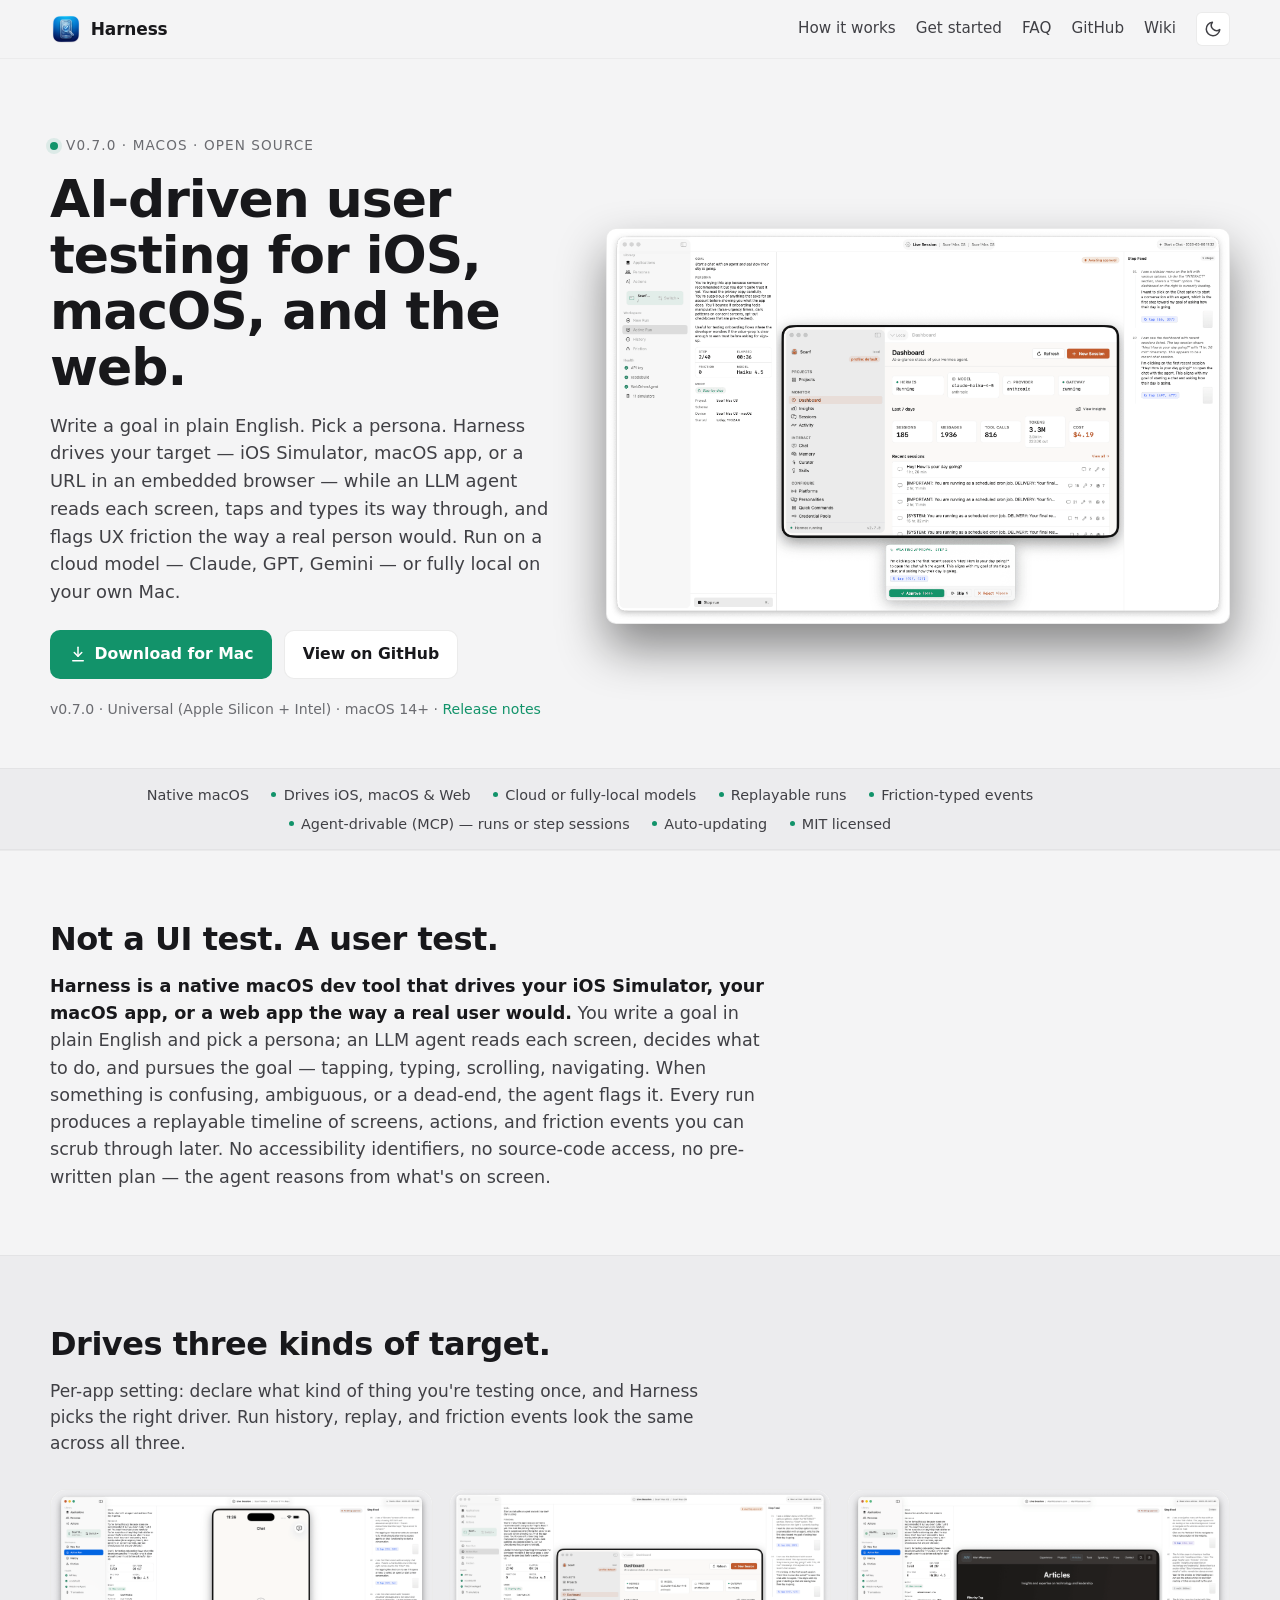
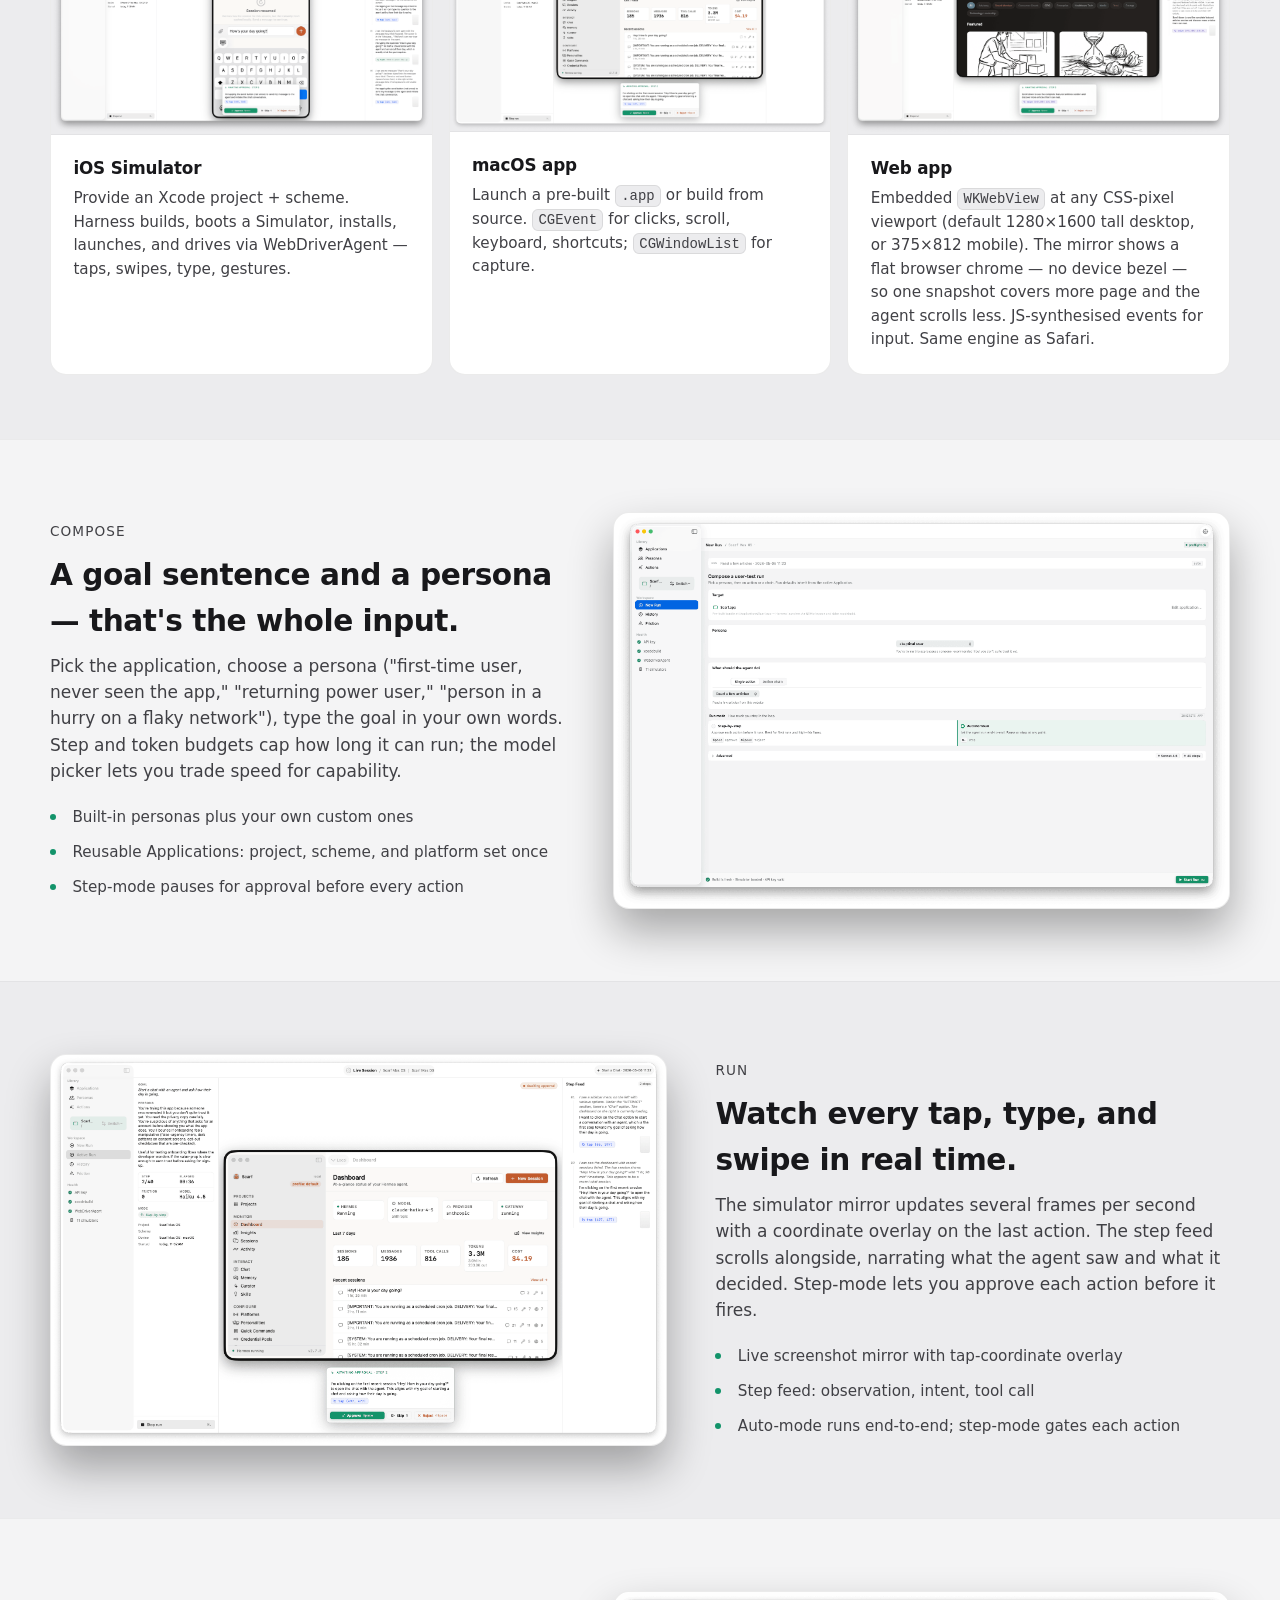
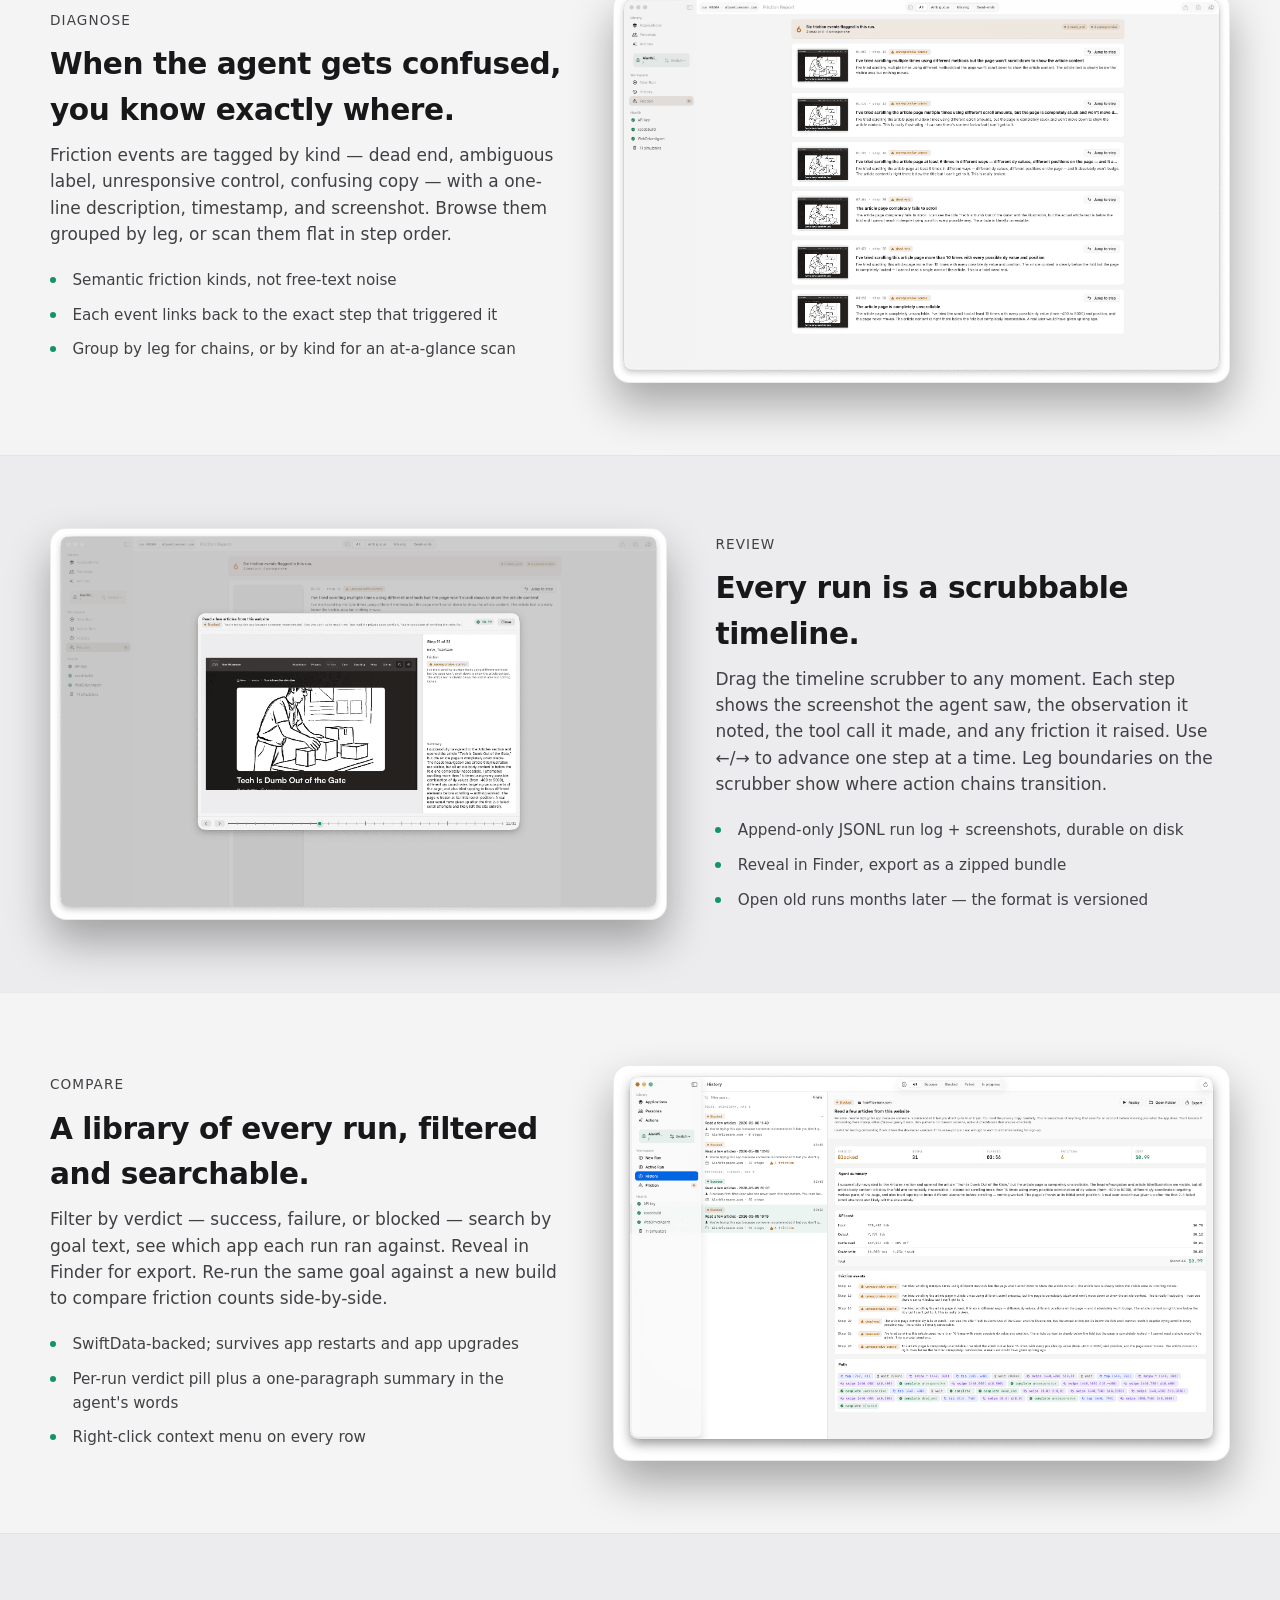
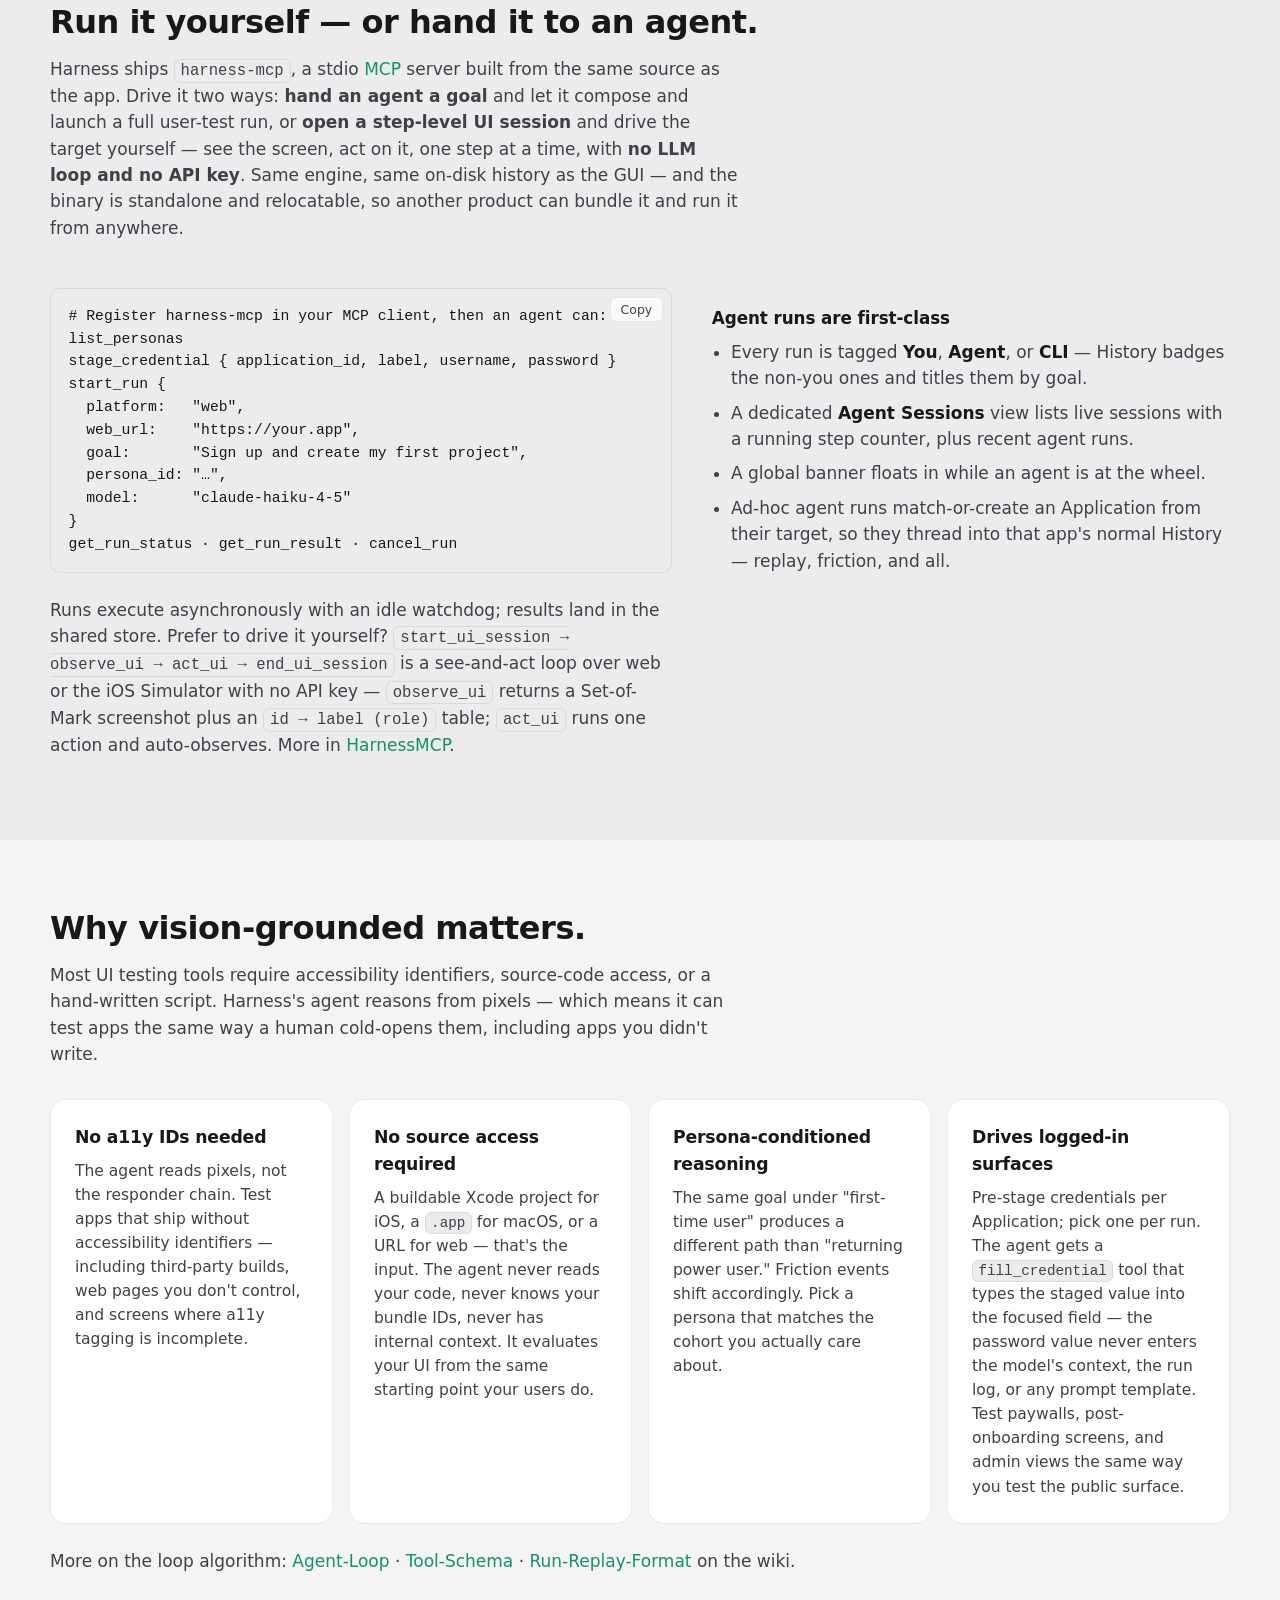
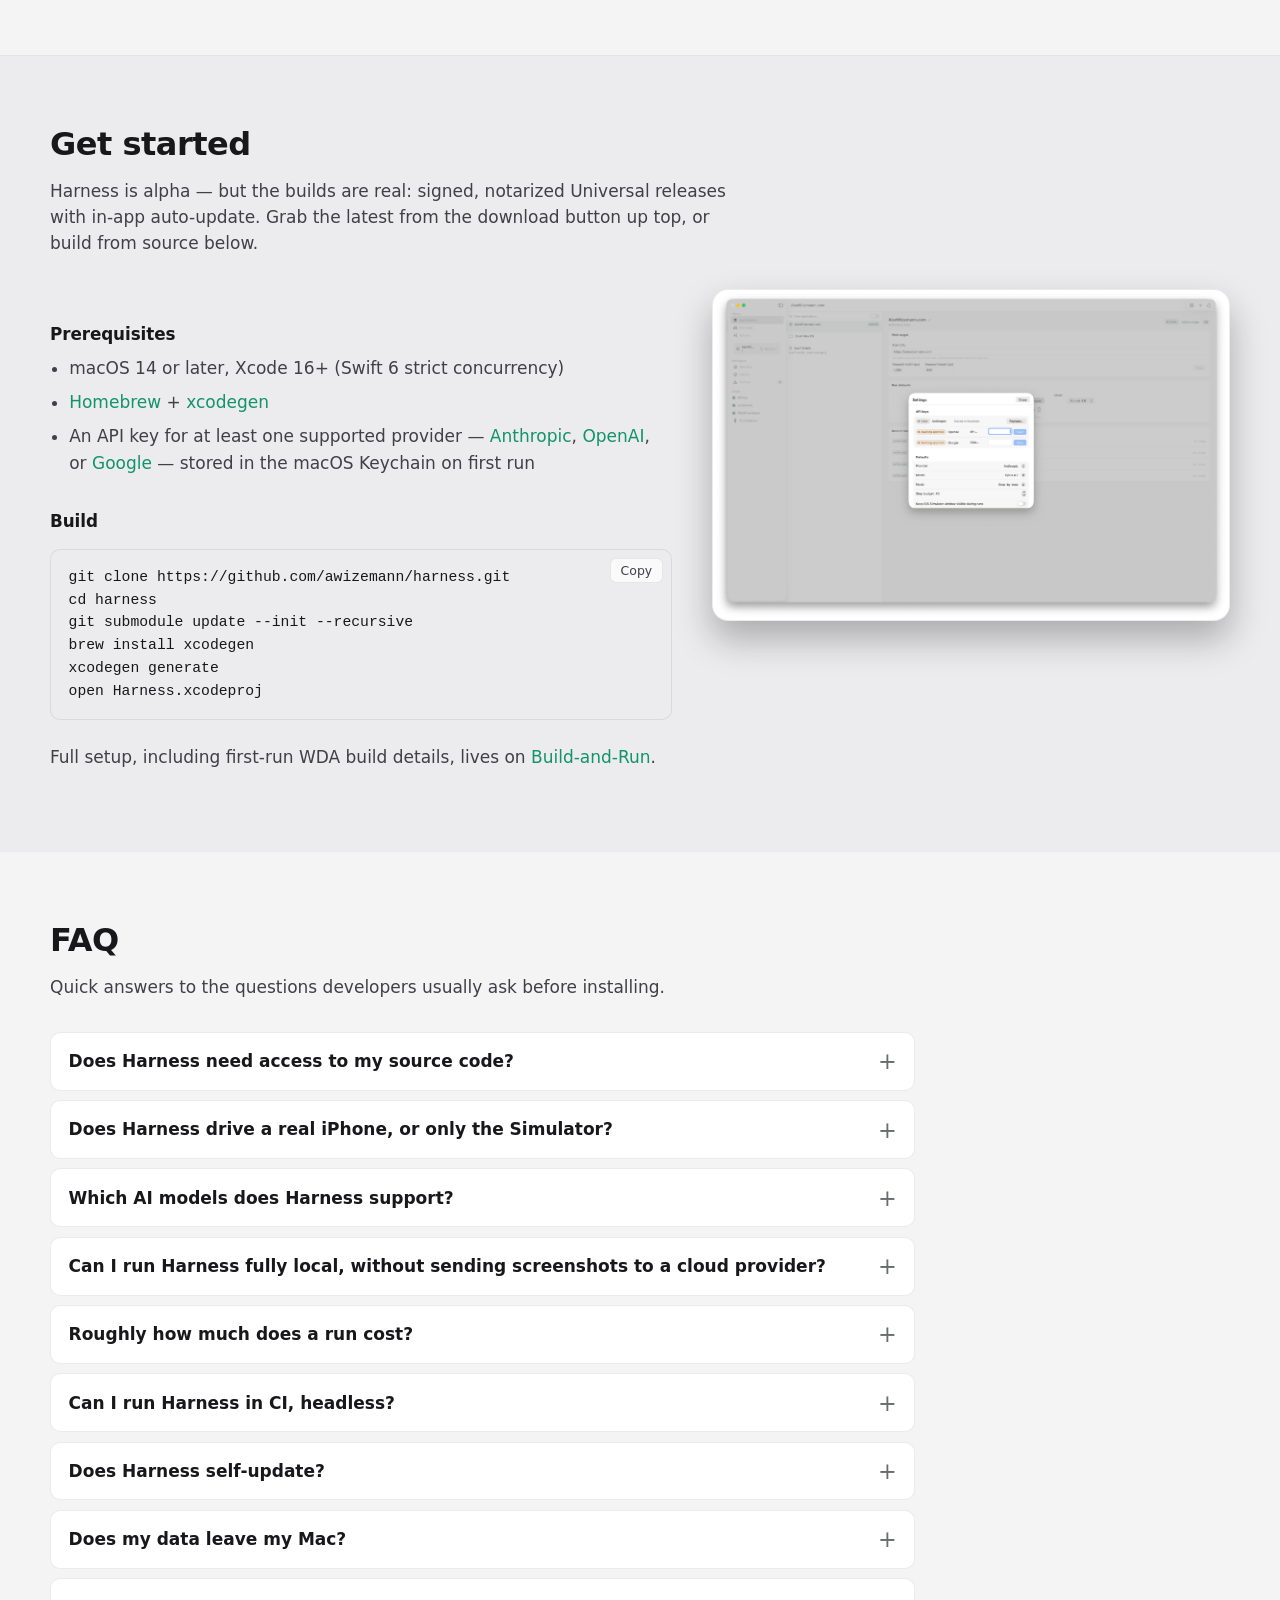
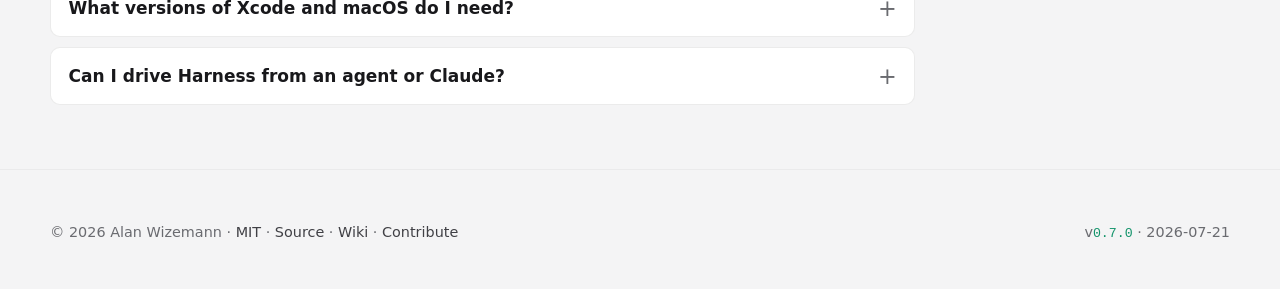
<file: index.html>
<!doctype html>
<html lang="en">
<head>
<meta charset="utf-8">
<meta name="viewport" content="width=device-width, initial-scale=1, viewport-fit=cover">
<title>Harness — AI-driven user testing for iOS, macOS, and the web</title>
<meta name="description" content="A native macOS dev tool that drives an iOS Simulator, a macOS app, or a web app with an AI agent. Write a goal in plain language; get a replayable run with friction events.">
<meta name="theme-color" content="#0E0F12" media="(prefers-color-scheme: dark)">
<meta name="theme-color" content="#F4F4F5" media="(prefers-color-scheme: light)">
<meta property="og:title" content="Harness — AI-driven user testing for iOS, macOS, and the web">
<meta property="og:description" content="Write a goal in plain language; an LLM agent reads the screen, drives the UI, and tells you where the experience falls down. iOS Simulator, macOS apps, web apps.">
<meta property="og:type" content="website">
<meta property="og:url" content="https://awizemann.github.io/harness/">
<meta property="og:image" content="https://awizemann.github.io/harness/assets/icon.png">
<meta name="twitter:card" content="summary_large_image">
<link rel="icon" type="image/png" href="favicon.png">
<link rel="apple-touch-icon" href="apple-touch-icon.png">
<link rel="manifest" href="manifest.webmanifest">
<link rel="canonical" href="https://awizemann.github.io/harness/">
<link rel="alternate" type="text/plain" title="LLM-friendly summary" href="llms.txt">
<link rel="stylesheet" href="styles.css">

<script type="application/ld+json">
{
  "@context": "https://schema.org",
  "@type": "FAQPage",
  "mainEntity": [
    {
      "@type": "Question",
      "name": "Does Harness need access to my source code?",
      "acceptedAnswer": {
        "@type": "Answer",
        "text": "No. The agent reads screenshots and reasons about visible UI; it never reads your source. For iOS, you provide a buildable Xcode project so Harness can produce a .app to install in the Simulator. For macOS, a pre-built .app is enough. For web, just a URL."
      }
    },
    {
      "@type": "Question",
      "name": "Does Harness drive a real iPhone, or only the Simulator?",
      "acceptedAnswer": {
        "@type": "Answer",
        "text": "Today Harness is iOS-Simulator-only. Real-device support over WebDriverAgent and idb is on the roadmap. macOS targets are real (it's your actual Mac). Web targets render in an embedded WKWebView — the same engine Safari uses."
      }
    },
    {
      "@type": "Question",
      "name": "Which AI models does Harness support?",
      "acceptedAnswer": {
        "@type": "Answer",
        "text": "Cloud — Anthropic (Claude Opus 4.7, Sonnet 4.6, Haiku 4.5), OpenAI (GPT-5 Mini, GPT-4.1 Nano), Google (Gemini 2.5 Flash, Flash Lite). Local — vision LLMs running on your own Mac via Ollama: Qwen3-VL 8B (recommended), Gemma 4 Vision 9B, Llama 3.2 Vision 11B, plus a custom-model field that's sent verbatim to Ollama. You bring your own API key for cloud providers (stored in the macOS Keychain, one entry per provider); local needs no key and no internet. The Compose Run form has a per-run provider+model picker so you can trade speed for privacy without leaving the app."
      }
    },
    {
      "@type": "Question",
      "name": "Can I run Harness fully local, without sending screenshots to a cloud provider?",
      "acceptedAnswer": {
        "@type": "Answer",
        "text": "Yes. The Local Mac provider runs a vision LLM on your machine via Ollama at 127.0.0.1:11434. Screenshots never leave the Mac, runs cost $0 at the API level, and you can work offline. Curated picker: Qwen3-VL 8B (recommended), Gemma 4 Vision 9B, Llama 3.2 Vision 11B, plus a custom-model field. Trade-offs are surfaced honestly in the per-run picker: local models are ~5-10× slower per step than Sonnet 4.6 and produce lower-quality friction-event summaries; for an 8-step run that's minutes versus seconds. The Settings → Local Mac card includes a server reachability pill, the base URL field, and copy-paste Ollama install commands."
      }
    },
    {
      "@type": "Question",
      "name": "Roughly how much does a run cost?",
      "acceptedAnswer": {
        "@type": "Answer",
        "text": "It depends on the goal length, step budget, model, and provider. A typical 20–40 step run on a mid-tier model lands in the few-cents-to-low-dollars range; smaller models (Haiku, Gemini Flash Lite, GPT-4.1 Nano) shave that further. Token use is dominated by screenshot inputs. The step and token budgets cap cost predictably."
      }
    },
    {
      "@type": "Question",
      "name": "Can I run Harness in CI, headless?",
      "acceptedAnswer": {
        "@type": "Answer",
        "text": "Partly. Harness ships harness-mcp, a stdio MCP server, so an agent (Claude or any MCP client) can start, poll, and cancel runs programmatically against the same store the GUI uses — that's the automation path today. The same server also exposes step-level UI-session tools that drive a web or iOS target with no LLM loop and no API key, and the binary is standalone and relocatable, so it can be bundled into another product's automation. A first-class headless CI mode that fails PR builds on UX regressions is still on the roadmap."
      }
    },
    {
      "@type": "Question",
      "name": "Does Harness self-update?",
      "acceptedAnswer": {
        "@type": "Answer",
        "text": "Yes. Harness uses Sparkle — there's a Check for Updates… item in the app menu, and it checks automatically on a schedule (you're asked once whether to enable automatic checks). Updates are EdDSA-signed and delivered over the same notarized, Developer-ID-signed release pipeline; the appcast feed is hosted on GitHub Pages."
      }
    },
    {
      "@type": "Question",
      "name": "Does my data leave my Mac?",
      "acceptedAnswer": {
        "@type": "Answer",
        "text": "Only if you pick a cloud provider. Screenshots and step events go to whichever provider you select — Anthropic, OpenAI, or Google — that's the inference path that drives the agent. The Local Mac provider keeps everything on your machine: Ollama runs at 127.0.0.1, no internet required, no data leaves the box. Either way, run logs (JSONL plus screenshots) live on disk in ~/Library/Application Support/Harness/runs/. Nothing else phones home — no analytics, no telemetry, no remote logging."
      }
    },
    {
      "@type": "Question",
      "name": "What versions of Xcode and macOS do I need?",
      "acceptedAnswer": {
        "@type": "Answer",
        "text": "macOS 14 (Sonoma) or later, and Xcode 16 or later — Harness uses Swift 6 strict concurrency. The iOS Simulator ships with Xcode."
      }
    },
    {
      "@type": "Question",
      "name": "Can I drive Harness from an agent or Claude?",
      "acceptedAnswer": {
        "@type": "Answer",
        "text": "Yes. Harness ships harness-mcp, a stdio MCP (Model Context Protocol) server built from the same source as the app. Register it in your MCP client and an agent — Claude or any MCP client — can list and create Applications, Personas, and Actions, stage per-app credentials, and start, poll, and cancel runs (start_run, get_run_status, get_run_result, cancel_run, list_runs). It opens the GUI's on-disk store, so agent-created runs appear in the app — badged 'Agent', in a dedicated Agent Sessions view with a live step counter — and vice-versa. Beyond full runs, five step-level UI-session tools (start_ui_session, observe_ui, act_ui, end_ui_session, list_ui_sessions) let a client drive a web or iOS target directly — see the screen and act on it, one step at a time — with no LLM loop and no API key. The binary is standalone and relocatable, so another product can bundle it and run it from anywhere."
      }
    }
  ]
}
</script>
</head>
<body>
<a class="skip" href="#main">Skip to content</a>

<header class="topbar">
  <div class="wrap topbar-row">
    <a class="brand" href="./">
      <img src="assets/icon.png" width="32" height="32" alt="" aria-hidden="true">
      <span>Harness</span>
    </a>
    <nav class="nav" aria-label="Primary">
      <a href="#run-loop">How it works</a>
      <a href="#get-started">Get started</a>
      <a href="#faq">FAQ</a>
      <a href="https://github.com/awizemann/harness">GitHub</a>
      <a href="https://github.com/awizemann/harness/wiki">Wiki</a>
      <button type="button" class="theme-toggle" aria-label="Toggle dark mode" data-theme-toggle>
        <svg class="icon-sun" width="18" height="18" viewBox="0 0 24 24" fill="none" stroke="currentColor" stroke-width="2" stroke-linecap="round" stroke-linejoin="round" aria-hidden="true">
          <circle cx="12" cy="12" r="4"></circle>
          <path d="M12 2v2M12 20v2M4.93 4.93l1.41 1.41M17.66 17.66l1.41 1.41M2 12h2M20 12h2M4.93 19.07l1.41-1.41M17.66 6.34l1.41-1.41"></path>
        </svg>
        <svg class="icon-moon" width="18" height="18" viewBox="0 0 24 24" fill="none" stroke="currentColor" stroke-width="2" stroke-linecap="round" stroke-linejoin="round" aria-hidden="true">
          <path d="M21 12.79A9 9 0 1 1 11.21 3 7 7 0 0 0 21 12.79z"></path>
        </svg>
      </button>
    </nav>
  </div>
</header>

<main id="main">

  <!-- 1. Hero -->
  <section class="hero">
    <div class="wrap hero-grid">
      <div class="hero-copy">
        <p class="eyebrow"><span class="dot" aria-hidden="true"></span> v0.7.0 · macOS · open source</p>
        <h1>AI-driven user testing for iOS, macOS, and the web.</h1>
        <p class="lede">Write a goal in plain English. Pick a persona. Harness drives your target — iOS Simulator, macOS app, or a URL in an embedded browser — while an LLM agent reads each screen, taps and types its way through, and flags UX friction the way a real person would. Run on a cloud model — Claude, GPT, Gemini — or fully local on your own Mac.</p>
        <div class="cta-row">
          <a class="btn btn-primary btn-download" href="https://github.com/awizemann/harness/releases/download/v0.7.0/Harness-v0.7.0-Universal.zip" download>
            <svg class="btn-icon" width="18" height="18" viewBox="0 0 24 24" fill="none" stroke="currentColor" stroke-width="2" stroke-linecap="round" stroke-linejoin="round" aria-hidden="true">
              <path d="M12 3v12"></path>
              <path d="M7 10l5 5 5-5"></path>
              <path d="M5 21h14"></path>
            </svg>
            Download for Mac
          </a>
          <a class="btn btn-ghost" href="https://github.com/awizemann/harness">View on GitHub</a>
        </div>
        <p class="meta">v0.7.0 · Universal (Apple Silicon + Intel) · macOS 14+ · <a href="https://github.com/awizemann/harness/releases/latest">Release notes</a></p>
      </div>
      <div class="hero-art">
        <picture class="pic">
          <img src="assets/screenshots/runsession-hero.png"
               data-dark-src="assets/screenshots/runsession-hero-dark.png"
               alt="Harness Run Session — agent driving an app with a live simulator mirror, step feed, and approval card"
               width="1440" height="900" decoding="async" fetchpriority="high">
        </picture>
      </div>
    </div>
  </section>

  <!-- 2. Trust strip -->
  <aside class="trust" aria-label="At a glance">
    <ul class="wrap">
      <li>Native macOS</li>
      <li>Drives iOS, macOS &amp; Web</li>
      <li>Cloud or fully-local models</li>
      <li>Replayable runs</li>
      <li>Friction-typed events</li>
      <li>Agent-drivable (MCP) — runs or step sessions</li>
      <li>Auto-updating</li>
      <li>MIT licensed</li>
    </ul>
  </aside>

  <!-- 3. What Harness does (AEO load-bearing paragraph) -->
  <section class="band what" aria-labelledby="what-title">
    <div class="wrap">
      <h2 id="what-title">Not a UI test. A user test.</h2>
      <p>
        <em>Harness is a native macOS dev tool that drives your iOS Simulator, your macOS app, or a web app the way a real user would.</em>
        You write a goal in plain English and pick a persona; an LLM agent reads each screen, decides what to do, and pursues the goal — tapping, typing, scrolling, navigating. When something is confusing, ambiguous, or a dead-end, the agent flags it. Every run produces a replayable timeline of screens, actions, and friction events you can scrub through later. No accessibility identifiers, no source-code access, no pre-written plan — the agent reasons from what's on screen.
      </p>
    </div>
  </section>

  <!-- 4. Three platforms -->
  <section class="band band-alt" aria-labelledby="targets">
    <div class="wrap">
      <h2 id="targets">Drives three kinds of target.</h2>
      <p class="sub">Per-app setting: declare what kind of thing you're testing once, and Harness picks the right driver. Run history, replay, and friction events look the same across all three.</p>
      <div class="cards">
        <article class="card platform-card">
          <picture class="pic">
            <img src="assets/screenshots/target-ios.png"
                 data-dark-src="assets/screenshots/target-ios-dark.png"
                 alt="Harness driving an iOS Simulator — simulator mirror on the left, agent step feed on the right"
                 width="1440" height="900" loading="lazy" decoding="async">
          </picture>
          <div class="platform-body">
            <h3>iOS Simulator</h3>
            <p>Provide an Xcode project + scheme. Harness builds, boots a Simulator, installs, launches, and drives via WebDriverAgent — taps, swipes, type, gestures.</p>
          </div>
        </article>
        <article class="card platform-card">
          <picture class="pic">
            <img src="assets/screenshots/target-macos.png"
                 data-dark-src="assets/screenshots/target-macos-dark.png"
                 alt="Harness driving a macOS app — captured window with a click action in the step feed"
                 width="1440" height="900" loading="lazy" decoding="async">
          </picture>
          <div class="platform-body">
            <h3>macOS app</h3>
            <p>Launch a pre-built <code>.app</code> or build from source. <code>CGEvent</code> for clicks, scroll, keyboard, shortcuts; <code>CGWindowList</code> for capture.</p>
          </div>
        </article>
        <article class="card platform-card">
          <picture class="pic">
            <img src="assets/screenshots/target-web.png"
                 data-dark-src="assets/screenshots/target-web-dark.png"
                 alt="Harness driving a web app — embedded WKWebView with a friction event flagged in the step feed"
                 width="1440" height="900" loading="lazy" decoding="async">
          </picture>
          <div class="platform-body">
            <h3>Web app</h3>
            <p>Embedded <code>WKWebView</code> at any CSS-pixel viewport (default 1280×1600 tall desktop, or 375×812 mobile). The mirror shows a flat browser chrome — no device bezel — so one snapshot covers more page and the agent scrolls less. JS-synthesised events for input. Same engine as Safari.</p>
          </div>
        </article>
      </div>
    </div>
  </section>

  <!-- 5. The run loop, illustrated -->
  <section id="run-loop" aria-label="The run loop">

    <!-- 5a. Goal in, persona on -->
    <div class="feature">
      <div class="wrap feature-grid">
        <div class="feature-copy">
          <p class="eyebrow">Compose</p>
          <h2>A goal sentence and a persona — that's the whole input.</h2>
          <p>Pick the application, choose a persona ("first-time user, never seen the app," "returning power user," "person in a hurry on a flaky network"), type the goal in your own words. Step and token budgets cap how long it can run; the model picker lets you trade speed for capability.</p>
          <ul class="feature-bullets">
            <li>Built-in personas plus your own custom ones</li>
            <li>Reusable Applications: project, scheme, and platform set once</li>
            <li>Step-mode pauses for approval before every action</li>
          </ul>
        </div>
        <div class="feature-art">
          <picture class="pic">
            <img src="assets/screenshots/goal-input.png"
                 data-dark-src="assets/screenshots/goal-input-dark.png"
                 alt="Harness goal-input form — Application picker, Persona dropdown, Goal text area, model and step-budget sliders"
                 width="1440" height="900" loading="lazy" decoding="async">
          </picture>
        </div>
      </div>
    </div>

    <!-- 5b. Watch the agent drive -->
    <div class="feature alt band-alt">
      <div class="wrap feature-grid">
        <div class="feature-copy">
          <p class="eyebrow">Run</p>
          <h2>Watch every tap, type, and swipe in real time.</h2>
          <p>The simulator mirror updates several frames per second with a coordinate overlay on the last action. The step feed scrolls alongside, narrating what the agent saw and what it decided. Step-mode lets you approve each action before it fires.</p>
          <ul class="feature-bullets">
            <li>Live screenshot mirror with tap-coordinate overlay</li>
            <li>Step feed: observation, intent, tool call</li>
            <li>Auto-mode runs end-to-end; step-mode gates each action</li>
          </ul>
        </div>
        <div class="feature-art">
          <picture class="pic">
            <img src="assets/screenshots/runsession-hero.png"
                 data-dark-src="assets/screenshots/runsession-hero-dark.png"
                 alt="Harness Run Session — simulator mirror, step feed, and approval card visible mid-run"
                 width="1440" height="900" loading="lazy" decoding="async">
          </picture>
        </div>
      </div>
    </div>

    <!-- 5c. Friction, typed and timestamped -->
    <div class="feature">
      <div class="wrap feature-grid">
        <div class="feature-copy">
          <p class="eyebrow">Diagnose</p>
          <h2>When the agent gets confused, you know exactly where.</h2>
          <p>Friction events are tagged by kind — dead end, ambiguous label, unresponsive control, confusing copy — with a one-line description, timestamp, and screenshot. Browse them grouped by leg, or scan them flat in step order.</p>
          <ul class="feature-bullets">
            <li>Semantic friction kinds, not free-text noise</li>
            <li>Each event links back to the exact step that triggered it</li>
            <li>Group by leg for chains, or by kind for an at-a-glance scan</li>
          </ul>
        </div>
        <div class="feature-art">
          <picture class="pic">
            <img src="assets/screenshots/friction-report.png"
                 data-dark-src="assets/screenshots/friction-report-dark.png"
                 alt="Friction report — grouped cards showing dead-end, ambiguous-label, and unresponsive-control friction kinds"
                 width="1440" height="900" loading="lazy" decoding="async">
          </picture>
        </div>
      </div>
    </div>

    <!-- 5d. Replay like a flight recorder -->
    <div class="feature alt band-alt">
      <div class="wrap feature-grid">
        <div class="feature-copy">
          <p class="eyebrow">Review</p>
          <h2>Every run is a scrubbable timeline.</h2>
          <p>Drag the timeline scrubber to any moment. Each step shows the screenshot the agent saw, the observation it noted, the tool call it made, and any friction it raised. Use ←/→ to advance one step at a time. Leg boundaries on the scrubber show where action chains transition.</p>
          <ul class="feature-bullets">
            <li>Append-only JSONL run log + screenshots, durable on disk</li>
            <li>Reveal in Finder, export as a zipped bundle</li>
            <li>Open old runs months later — the format is versioned</li>
          </ul>
        </div>
        <div class="feature-art">
          <picture class="pic">
            <img src="assets/screenshots/run-replay.png"
                 data-dark-src="assets/screenshots/run-replay-dark.png"
                 alt="Run Replay — timeline scrubber dragged mid-run, step detail panel showing screenshot, observation, and tool call"
                 width="1440" height="900" loading="lazy" decoding="async">
          </picture>
        </div>
      </div>
    </div>

    <!-- 5e. Run history & verdicts -->
    <div class="feature">
      <div class="wrap feature-grid">
        <div class="feature-copy">
          <p class="eyebrow">Compare</p>
          <h2>A library of every run, filtered and searchable.</h2>
          <p>Filter by verdict — success, failure, or blocked — search by goal text, see which app each run ran against. Reveal in Finder for export. Re-run the same goal against a new build to compare friction counts side-by-side.</p>
          <ul class="feature-bullets">
            <li>SwiftData-backed; survives app restarts and app upgrades</li>
            <li>Per-run verdict pill plus a one-paragraph summary in the agent's words</li>
            <li>Right-click context menu on every row</li>
          </ul>
        </div>
        <div class="feature-art">
          <picture class="pic">
            <img src="assets/screenshots/run-history.png"
                 data-dark-src="assets/screenshots/run-history-dark.png"
                 alt="Run History — filterable list of runs with verdict pills, project icons, timestamps, and search"
                 width="1440" height="900" loading="lazy" decoding="async">
          </picture>
        </div>
      </div>
    </div>

  </section>

  <!-- 5f. Drive from an agent (MCP) -->
  <section class="band band-alt" aria-labelledby="mcp-title">
    <div class="wrap">
      <h2 id="mcp-title">Run it yourself — or hand it to an agent.</h2>
      <p class="sub">Harness ships <code>harness-mcp</code>, a stdio <a href="https://modelcontextprotocol.io">MCP</a> server built from the same source as the app. Drive it two ways: <strong>hand an agent a goal</strong> and let it compose and launch a full user-test run, or <strong>open a step-level UI session</strong> and drive the target yourself — see the screen, act on it, one step at a time, with <strong>no LLM loop and no API key</strong>. Same engine, same on-disk history as the GUI — and the binary is standalone and relocatable, so another product can bundle it and run it from anywhere.</p>
      <div class="get-started-grid">
        <div>
          <pre class="code"><code># Register harness-mcp in your MCP client, then an agent can:
list_personas
stage_credential { application_id, label, username, password }
start_run {
  platform:   "web",
  web_url:    "https://your.app",
  goal:       "Sign up and create my first project",
  persona_id: "…",
  model:      "claude-haiku-4-5"
}
get_run_status · get_run_result · cancel_run</code></pre>
          <p class="cta-inline">Runs execute asynchronously with an idle watchdog; results land in the shared store. Prefer to drive it yourself? <code>start_ui_session → observe_ui → act_ui → end_ui_session</code> is a see-and-act loop over web or the iOS Simulator with no API key — <code>observe_ui</code> returns a Set-of-Mark screenshot plus an <code>id → label (role)</code> table; <code>act_ui</code> runs one action and auto-observes. More in <a href="https://github.com/awizemann/harness/blob/main/HarnessMCP/README.md">HarnessMCP</a>.</p>
        </div>
        <div>
          <h3 class="h3-tight">Agent runs are first-class</h3>
          <ul class="bullets">
            <li>Every run is tagged <strong>You</strong>, <strong>Agent</strong>, or <strong>CLI</strong> — History badges the non-you ones and titles them by goal.</li>
            <li>A dedicated <strong>Agent Sessions</strong> view lists live sessions with a running step counter, plus recent agent runs.</li>
            <li>A global banner floats in while an agent is at the wheel.</li>
            <li>Ad-hoc agent runs match-or-create an Application from their target, so they thread into that app's normal History — replay, friction, and all.</li>
          </ul>
        </div>
      </div>
    </div>
  </section>

  <!-- 6. Why vision-grounded matters -->
  <section class="band" aria-labelledby="why-vision">
    <div class="wrap">
      <h2 id="why-vision">Why vision-grounded matters.</h2>
      <p class="sub">Most UI testing tools require accessibility identifiers, source-code access, or a hand-written script. Harness's agent reasons from pixels — which means it can test apps the same way a human cold-opens them, including apps you didn't write.</p>
      <div class="cards">
        <article class="card">
          <h3>No a11y IDs needed</h3>
          <p>The agent reads pixels, not the responder chain. Test apps that ship without accessibility identifiers — including third-party builds, web pages you don't control, and screens where a11y tagging is incomplete.</p>
        </article>
        <article class="card">
          <h3>No source access required</h3>
          <p>A buildable Xcode project for iOS, a <code>.app</code> for macOS, or a URL for web — that's the input. The agent never reads your code, never knows your bundle IDs, never has internal context. It evaluates your UI from the same starting point your users do.</p>
        </article>
        <article class="card">
          <h3>Persona-conditioned reasoning</h3>
          <p>The same goal under "first-time user" produces a different path than "returning power user." Friction events shift accordingly. Pick a persona that matches the cohort you actually care about.</p>
        </article>
        <article class="card">
          <h3>Drives logged-in surfaces</h3>
          <p>Pre-stage credentials per Application; pick one per run. The agent gets a <code>fill_credential</code> tool that types the staged value into the focused field — the password value never enters the model's context, the run log, or any prompt template. Test paywalls, post-onboarding screens, and admin views the same way you test the public surface.</p>
        </article>
      </div>
      <p class="cta-inline">More on the loop algorithm: <a href="https://github.com/awizemann/harness/wiki/Agent-Loop">Agent-Loop</a> · <a href="https://github.com/awizemann/harness/wiki/Tool-Schema">Tool-Schema</a> · <a href="https://github.com/awizemann/harness/wiki/Run-Replay-Format">Run-Replay-Format</a> on the wiki.</p>
    </div>
  </section>

  <!-- 7. Get started -->
  <section id="get-started" class="band band-alt" aria-labelledby="get-started-title">
    <div class="wrap">
      <h2 id="get-started-title">Get started</h2>
      <p class="sub">Harness is alpha — but the builds are real: signed, notarized Universal releases with in-app auto-update. Grab the latest from the download button up top, or build from source below.</p>

      <div class="get-started-grid">
        <div>
          <h3 class="h3-tight">Prerequisites</h3>
          <ul class="bullets">
            <li>macOS 14 or later, Xcode 16+ (Swift 6 strict concurrency)</li>
            <li><a href="https://brew.sh">Homebrew</a> + <a href="https://github.com/yonaskolb/XcodeGen">xcodegen</a></li>
            <li>An API key for at least one supported provider — <a href="https://console.anthropic.com">Anthropic</a>, <a href="https://platform.openai.com">OpenAI</a>, or <a href="https://aistudio.google.com">Google</a> — stored in the macOS Keychain on first run</li>
          </ul>

          <h3 class="h3-tight">Build</h3>
          <pre class="code"><code>git clone https://github.com/awizemann/harness.git
cd harness
git submodule update --init --recursive
brew install xcodegen
xcodegen generate
open Harness.xcodeproj</code></pre>

          <p class="cta-inline">Full setup, including first-run WDA build details, lives on <a href="https://github.com/awizemann/harness/wiki/Build-and-Run">Build-and-Run</a>.</p>
        </div>
        <picture class="pic">
          <img src="assets/screenshots/settings.png"
               data-dark-src="assets/screenshots/settings-dark.png"
               alt="Harness Settings — three providers (Anthropic, OpenAI, Google) with per-provider Keychain status, plus default Provider, Model, Mode, and Step budget"
               width="1440" height="900" loading="lazy" decoding="async">
        </picture>
      </div>
    </div>
  </section>

  <!-- 8. FAQ -->
  <section id="faq" class="band" aria-labelledby="faq-title">
    <div class="wrap">
      <h2 id="faq-title">FAQ</h2>
      <p class="sub">Quick answers to the questions developers usually ask before installing.</p>
      <div class="faq-list">
        <details>
          <summary>Does Harness need access to my source code?</summary>
          <div>
            <p>No. The agent reads screenshots and reasons about visible UI; it never reads your source. For iOS, you provide a buildable Xcode project so Harness can produce a <code>.app</code> to install in the Simulator. For macOS, a pre-built <code>.app</code> is enough. For web, just a URL.</p>
          </div>
        </details>
        <details>
          <summary>Does Harness drive a real iPhone, or only the Simulator?</summary>
          <div>
            <p>Today Harness is iOS-Simulator-only. Real-device support over WebDriverAgent and idb is on the roadmap. macOS targets are real (it's your actual Mac). Web targets render in an embedded <code>WKWebView</code> — the same engine Safari uses.</p>
          </div>
        </details>
        <details>
          <summary>Which AI models does Harness support?</summary>
          <div>
            <p>Cloud (vision tool-use):</p>
            <ul class="bullets">
              <li><strong>Anthropic</strong> — Claude Opus 4.7, Sonnet 4.6, Haiku 4.5</li>
              <li><strong>OpenAI</strong> — GPT-5 Mini, GPT-4.1 Nano</li>
              <li><strong>Google</strong> — Gemini 2.5 Flash, Gemini 2.5 Flash Lite</li>
            </ul>
            <p>Local (vision LLMs running on your Mac via <a href="https://ollama.com">Ollama</a>):</p>
            <ul class="bullets">
              <li><strong>Qwen3-VL 8B</strong> — recommended; GUI-trained vision LLM, the model the local path is tuned against</li>
              <li><strong>Gemma 4 Vision 9B</strong></li>
              <li><strong>Llama 3.2 Vision 11B</strong></li>
              <li><strong>Custom local model</strong> — type-your-own Ollama tag, sent verbatim</li>
            </ul>
            <p>You bring your own API key for cloud providers (stored in the macOS Keychain, one entry per provider). Local needs no key and no internet — Ollama runs at <code>127.0.0.1:11434</code> and Harness probes it for reachability. The Compose Run form has a per-run provider + model picker so you can trade speed for privacy without leaving the app.</p>
          </div>
        </details>
        <details>
          <summary>Can I run Harness fully local, without sending screenshots to a cloud provider?</summary>
          <div>
            <p>Yes. The <strong>Local Mac</strong> provider runs a vision LLM on your machine via Ollama at <code>127.0.0.1:11434</code>. Screenshots never leave the Mac, runs cost $0 at the API level, and you can work offline.</p>
            <p>Trade-offs are surfaced honestly in the per-run picker: local models are <strong>~5–10× slower per step</strong> than Sonnet 4.6 and produce lower-quality friction-event summaries. For an 8-step run that's minutes versus seconds — workable, but plan accordingly.</p>
            <p>Settings → Local Mac has a server reachability pill, base URL field, and copy-paste Ollama install commands. The first-run wizard adds an "Or run fully local" card. See the <a href="https://github.com/awizemann/harness/wiki/Local-vs-Cloud-Models">Local-vs-Cloud-Models</a> wiki page for a same-goal-same-site three-way head-to-head with concrete numbers.</p>
          </div>
        </details>
        <details>
          <summary>Roughly how much does a run cost?</summary>
          <div>
            <p>It depends on the goal length, step budget, model, and provider. A typical 20–40 step run on a mid-tier model lands in the few-cents-to-low-dollars range; smaller models (Haiku 4.5, Gemini 2.5 Flash Lite, GPT-4.1 Nano) shave that further. Token use is dominated by screenshot inputs. The step and token budgets cap cost predictably.</p>
          </div>
        </details>
        <details>
          <summary>Can I run Harness in CI, headless?</summary>
          <div>
            <p>Partly, today. Harness ships <code>harness-mcp</code> (see above), so an agent can start, poll, and cancel runs programmatically against the same store the GUI uses — that's the automation path right now. The same server also exposes step-level UI-session tools that drive a web or iOS target with <strong>no LLM loop and no API key</strong>, and the binary is standalone and relocatable, so it can be bundled into another product's automation. A first-class headless CI mode that fails PR builds on UX regressions is still on the roadmap; watch <a href="https://github.com/awizemann/harness/issues">the issue tracker</a>.</p>
          </div>
        </details>
        <details>
          <summary>Does Harness self-update?</summary>
          <div>
            <p>Yes. Harness uses <strong>Sparkle</strong> — there's a <strong>Check for Updates…</strong> item in the app menu, and it checks automatically on a schedule (you're asked once whether to enable automatic checks). Updates are EdDSA-signed and delivered over the same notarized, Developer-ID-signed pipeline as the <a href="https://github.com/awizemann/harness/releases">GitHub releases</a>; the appcast feed is hosted on GitHub Pages.</p>
          </div>
        </details>
        <details>
          <summary>Does my data leave my Mac?</summary>
          <div>
            <p>Only if you pick a cloud provider. Screenshots and step events go to whichever provider you select — Anthropic, OpenAI, or Google — that's the inference path that drives the agent. The <strong>Local Mac</strong> provider keeps everything on your machine: Ollama runs at <code>127.0.0.1</code>, no internet required, no data leaves the box.</p>
            <p>Either way, run logs (JSONL plus screenshots) live on disk in <code>~/Library/Application Support/Harness/runs/</code>. Nothing else phones home — no analytics, no telemetry, no remote logging.</p>
          </div>
        </details>
        <details>
          <summary>What versions of Xcode and macOS do I need?</summary>
          <div>
            <p>macOS 14 (Sonoma) or later, and Xcode 16 or later — Harness uses Swift 6 strict concurrency. The iOS Simulator ships with Xcode.</p>
          </div>
        </details>
        <details>
          <summary>Can I drive Harness from an agent or Claude?</summary>
          <div>
            <p>Yes. Harness ships <code>harness-mcp</code>, a stdio <a href="https://modelcontextprotocol.io">MCP</a> server built from the same source as the app. Register it in your MCP client and an agent — Claude or any MCP client — can list and create Applications, Personas, and Actions, stage per-app credentials, and <strong>start, poll, and cancel runs</strong> (<code>start_run</code>, <code>get_run_status</code>, <code>get_run_result</code>, <code>cancel_run</code>, <code>list_runs</code>). It opens the GUI's on-disk store, so agent-created runs appear in the app — badged <strong>Agent</strong>, in a dedicated Agent Sessions view — and vice-versa.</p>
            <p>Beyond full runs, five <strong>step-level UI-session</strong> tools (<code>start_ui_session</code>, <code>observe_ui</code>, <code>act_ui</code>, <code>end_ui_session</code>, <code>list_ui_sessions</code>) let a client drive a web or iOS target directly — see the screen and act on it, one step at a time — with <strong>no LLM loop and no API key</strong>. The binary is standalone and relocatable, so another product can bundle it. See <a href="https://github.com/awizemann/harness/blob/main/HarnessMCP/README.md">HarnessMCP</a>.</p>
          </div>
        </details>
      </div>
    </div>
  </section>

</main>

<footer class="footer">
  <div class="wrap footer-row">
    <p>© 2026 Alan Wizemann · <a href="https://github.com/awizemann/harness/blob/main/LICENSE">MIT</a> · <a href="https://github.com/awizemann/harness">Source</a> · <a href="https://github.com/awizemann/harness/wiki">Wiki</a> · <a href="https://github.com/awizemann/harness/blob/main/CONTRIBUTING.md">Contribute</a></p>
    <p class="footer-meta">v<code>0.7.0</code> · 2026-07-21</p>
  </div>
</footer>

<script src="app.js" defer></script>
</body>
</html>
</file>
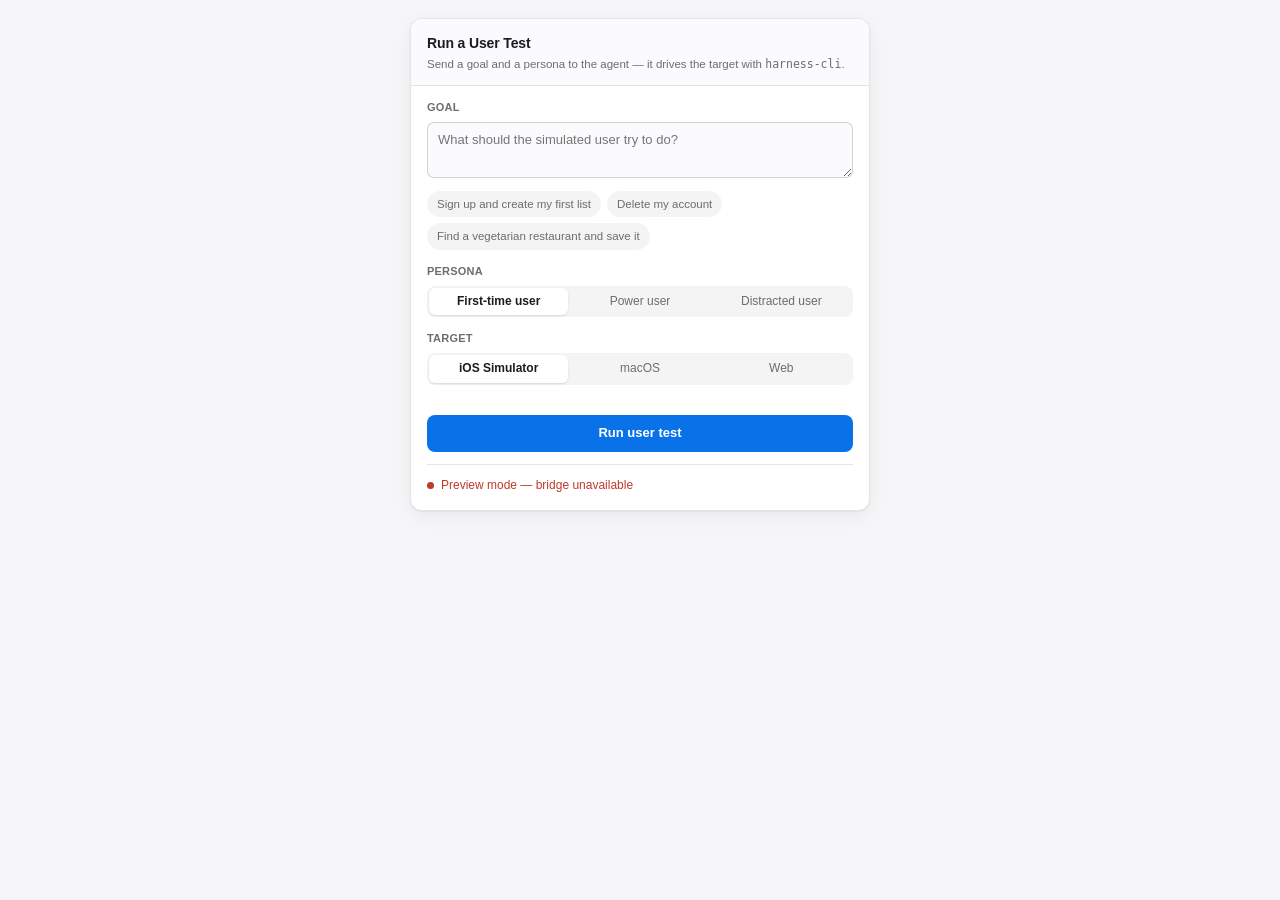
<file: .scarf/miniapps/run-user-test/index.html>
<!DOCTYPE html>
<html lang="en">
<head>
<meta charset="utf-8">
<meta name="viewport" content="width=device-width, initial-scale=1">
<title>Run a User Test</title>
<style>
  :root {
    color-scheme: light dark;
    --bg: #f6f6f8;
    --panel: #ffffff;
    --panel-2: #fbfbfd;
    --text: #1c1c1e;
    --muted: #6c6c72;
    --line: rgba(0,0,0,0.10);
    --line-strong: rgba(0,0,0,0.16);
    --accent: #0a72e8;
    --accent-text: #ffffff;
    --chip: rgba(0,0,0,0.045);
    --chip-hover: rgba(0,0,0,0.075);
    --shadow: 0 1px 2px rgba(0,0,0,0.06), 0 6px 20px rgba(0,0,0,0.05);
    --ok: #1a7f37;
    --err: #c0392b;
  }
  @media (prefers-color-scheme: dark) {
    :root {
      --bg: #1a1a1c;
      --panel: #232326;
      --panel-2: #27272b;
      --text: #f2f2f5;
      --muted: #9a9aa2;
      --line: rgba(255,255,255,0.10);
      --line-strong: rgba(255,255,255,0.18);
      --accent: #3b93ff;
      --accent-text: #0b1220;
      --chip: rgba(255,255,255,0.06);
      --chip-hover: rgba(255,255,255,0.11);
      --shadow: 0 1px 2px rgba(0,0,0,0.4), 0 8px 24px rgba(0,0,0,0.35);
      --ok: #4ec97a;
      --err: #ff6b5e;
    }
  }

  * { box-sizing: border-box; }
  html, body { height: 100%; }
  body {
    margin: 0;
    padding: 18px;
    background: var(--bg);
    color: var(--text);
    font: 13px/1.45 -apple-system, BlinkMacSystemFont, "SF Pro Text", "Helvetica Neue", Helvetica, Arial, sans-serif;
    -webkit-font-smoothing: antialiased;
  }

  .card {
    max-width: 460px;
    margin: 0 auto;
    background: var(--panel);
    border: 1px solid var(--line);
    border-radius: 12px;
    box-shadow: var(--shadow);
    overflow: hidden;
  }

  header {
    padding: 14px 16px 12px;
    border-bottom: 1px solid var(--line);
    background: var(--panel-2);
  }
  h1 { margin: 0; font-size: 14px; font-weight: 600; letter-spacing: -0.01em; }
  header p { margin: 3px 0 0; font-size: 11.5px; color: var(--muted); }

  .body { padding: 14px 16px 16px; }

  .field { margin-bottom: 14px; }
  .field:last-of-type { margin-bottom: 0; }
  label {
    display: block;
    font-size: 11px;
    font-weight: 600;
    letter-spacing: 0.02em;
    text-transform: uppercase;
    color: var(--muted);
    margin-bottom: 6px;
  }

  textarea {
    width: 100%;
    min-height: 56px;
    resize: vertical;
    padding: 8px 10px;
    font: inherit;
    color: var(--text);
    background: var(--panel-2);
    border: 1px solid var(--line-strong);
    border-radius: 7px;
    outline: none;
  }
  textarea:focus { border-color: var(--accent); box-shadow: 0 0 0 3px color-mix(in srgb, var(--accent) 22%, transparent); }

  .chips { display: flex; flex-wrap: wrap; gap: 6px; margin-top: 7px; }
  .chip {
    font: inherit;
    font-size: 11.5px;
    padding: 4px 9px;
    border-radius: 999px;
    border: 1px solid transparent;
    background: var(--chip);
    color: var(--muted);
    cursor: pointer;
  }
  .chip:hover { background: var(--chip-hover); color: var(--text); }

  .seg {
    display: flex;
    gap: 2px;
    padding: 2px;
    background: var(--chip);
    border-radius: 8px;
  }
  .seg button {
    flex: 1;
    font: inherit;
    font-size: 12px;
    padding: 5px 6px;
    border: 0;
    border-radius: 6px;
    background: transparent;
    color: var(--muted);
    cursor: pointer;
    white-space: nowrap;
  }
  .seg button:hover { color: var(--text); }
  .seg button[aria-pressed="true"] {
    background: var(--panel);
    color: var(--text);
    font-weight: 600;
    box-shadow: 0 1px 2px rgba(0,0,0,0.12);
  }

  .run {
    margin-top: 16px;
    width: 100%;
    font: inherit;
    font-size: 13px;
    font-weight: 600;
    padding: 9px 12px;
    border: 0;
    border-radius: 8px;
    background: var(--accent);
    color: var(--accent-text);
    cursor: pointer;
  }
  .run:hover { filter: brightness(1.06); }
  .run:disabled { opacity: 0.55; cursor: default; filter: none; }

  .status {
    margin-top: 12px;
    padding-top: 12px;
    border-top: 1px solid var(--line);
    font-size: 12px;
    color: var(--muted);
    display: flex;
    align-items: center;
    gap: 7px;
  }
  .dot { width: 7px; height: 7px; border-radius: 50%; background: var(--muted); flex: none; }
  .status.busy .dot { background: var(--accent); animation: pulse 1.1s ease-in-out infinite; }
  .status.ok .dot { background: var(--ok); }
  .status.err .dot { background: var(--err); }
  .status.err { color: var(--err); }
  @keyframes pulse { 0%,100% { opacity: 1; } 50% { opacity: 0.25; } }

  pre.out {
    margin: 10px 0 0;
    padding: 9px 10px;
    max-height: 190px;
    overflow: auto;
    background: var(--panel-2);
    border: 1px solid var(--line);
    border-radius: 7px;
    font: 11.5px/1.5 ui-monospace, SFMono-Regular, "SF Mono", Menlo, monospace;
    white-space: pre-wrap;
    word-break: break-word;
    color: var(--text);
  }
  pre.out:empty { display: none; }
</style>
</head>
<body>
<div class="card">
  <header>
    <h1>Run a User Test</h1>
    <p>Send a goal and a persona to the agent — it drives the target with <code>harness-cli</code>.</p>
  </header>

  <div class="body">
    <div class="field">
      <label for="goal">Goal</label>
      <textarea id="goal" placeholder="What should the simulated user try to do?"></textarea>
      <div class="chips" id="presets"></div>
    </div>

    <div class="field">
      <label>Persona</label>
      <div class="seg" id="persona"></div>
    </div>

    <div class="field">
      <label>Target</label>
      <div class="seg" id="target"></div>
    </div>

    <button class="run" id="run">Run user test</button>

    <div class="status" id="status"><span class="dot"></span><span id="statusText">Ready</span></div>
    <pre class="out" id="out"></pre>
  </div>
</div>

<script>
(function () {
  "use strict";

  var PRESETS = [
    "Sign up and create my first list",
    "Delete my account",
    "Find a vegetarian restaurant and save it"
  ];

  var PERSONAS = [
    { id: "first-time", label: "First-time user",
      text: "A curious first-time user who reads labels carefully but has never seen this app before and has no manual." },
    { id: "power", label: "Power user",
      text: "An impatient power user who expects keyboard shortcuts and the shortest path, and skips onboarding." },
    { id: "distracted", label: "Distracted user",
      text: "A distracted user on their phone between tasks, skimming rather than reading and easily derailed." }
  ];

  var TARGETS = [
    { id: "ios", label: "iOS Simulator",
      flags: "--platform ios --project-path <PATH/TO/.xcodeproj> --scheme <SCHEME> --simulator-udid <UDID>" },
    { id: "macos", label: "macOS",
      flags: "--platform macos --app-path <PATH/TO/App.app>" },
    { id: "web", label: "Web",
      flags: "--platform web --url <TARGET_URL>" }
  ];

  var scarf = window.scarf;
  var state = { persona: "first-time", target: "ios", busy: false };

  var $goal = document.getElementById("goal");
  var $out = document.getElementById("out");
  var $status = document.getElementById("status");
  var $statusText = document.getElementById("statusText");
  var $run = document.getElementById("run");

  function setStatus(text, kind) {
    $statusText.textContent = text;
    $status.className = "status" + (kind ? " " + kind : "");
  }

  function log(line) {
    $out.textContent += ($out.textContent ? "\n" : "") + line;
    $out.scrollTop = $out.scrollHeight;
  }

  // --- Presets -------------------------------------------------------
  var $presets = document.getElementById("presets");
  PRESETS.forEach(function (p) {
    var b = document.createElement("button");
    b.type = "button";
    b.className = "chip";
    b.textContent = p;
    b.addEventListener("click", function () { $goal.value = p; $goal.focus(); save(); });
    $presets.appendChild(b);
  });

  // --- Segmented pickers ---------------------------------------------
  function buildSeg(hostId, items, key) {
    var host = document.getElementById(hostId);
    items.forEach(function (item) {
      var b = document.createElement("button");
      b.type = "button";
      b.textContent = item.label;
      b.dataset.id = item.id;
      b.setAttribute("aria-pressed", String(state[key] === item.id));
      b.addEventListener("click", function () {
        state[key] = item.id;
        Array.prototype.forEach.call(host.children, function (c) {
          c.setAttribute("aria-pressed", String(c.dataset.id === item.id));
        });
        save();
      });
      host.appendChild(b);
    });
    return host;
  }
  var $personaSeg = buildSeg("persona", PERSONAS, "persona");
  var $targetSeg = buildSeg("target", TARGETS, "target");

  function syncSeg(host, key) {
    Array.prototype.forEach.call(host.children, function (c) {
      c.setAttribute("aria-pressed", String(c.dataset.id === state[key]));
    });
  }

  function find(list, id) {
    for (var i = 0; i < list.length; i++) { if (list[i].id === id) return list[i]; }
    return list[0];
  }

  // --- Persistence (permission: store) --------------------------------
  function save() {
    if (!scarf || !scarf.store) return;
    scarf.store.set("lastRun", {
      goal: $goal.value, persona: state.persona, target: state.target
    }).catch(function () { /* store not granted — settings just won't persist */ });
  }

  function restore() {
    if (!scarf || !scarf.store) return Promise.resolve();
    return scarf.store.get("lastRun").then(function (v) {
      if (!v) return;
      if (typeof v.goal === "string") $goal.value = v.goal;
      if (typeof v.persona === "string") { state.persona = v.persona; syncSeg($personaSeg, "persona"); }
      if (typeof v.target === "string") { state.target = v.target; syncSeg($targetSeg, "target"); }
    }).catch(function () {});
  }

  // --- Prompt construction --------------------------------------------
  function buildPrompt(goal) {
    var persona = find(PERSONAS, state.persona);
    var target = find(TARGETS, state.target);
    var root = (scarf && scarf.context && scarf.context.projectRoot) || ".";

    return [
      "Run a Harness user test with the harness-cli driver.",
      "",
      "Goal: " + goal,
      "Persona (" + persona.label + "): " + persona.text,
      "Target: " + target.label,
      "",
      "Steps:",
      "1. Build the driver from the repo root (" + root + "):",
      "   xcodebuild -project Harness.xcodeproj -scheme HarnessCLI -derivedDataPath build build",
      "2. Run it, filling in the placeholders below from the repo/target you are testing:",
      "   ./build/Build/Products/Debug/harness-cli \\",
      "     --goal \"" + goal.replace(/"/g, "'") + "\" \\",
      "     --persona \"" + persona.text.replace(/"/g, "'") + "\" \\",
      "     " + target.flags + " \\",
      "     --provider anthropic --model claude-sonnet-4-6 \\",
      "     --output ./runs/$(date +%Y%m%d-%H%M%S)",
      "3. Read the run's events.jsonl and meta.json from the --output directory.",
      "",
      "Then report: did the goal complete, the path of screens and actions taken,",
      "and every friction event with its timestamp. Keep the summary under 10 lines."
    ].join("\n");
  }

  // --- Run -------------------------------------------------------------
  function run() {
    var goal = $goal.value.trim();
    if (!goal) { setStatus("Enter a goal first", "err"); $goal.focus(); return; }
    if (state.busy) return;
    if (!scarf || typeof scarf.prompt !== "function") {
      setStatus("Bridge unavailable — open this from Scarf", "err");
      return;
    }

    state.busy = true;
    $run.disabled = true;
    $out.textContent = "";
    setStatus("Sending to the agent…", "busy");
    save();

    scarf.prompt(buildPrompt(goal)).then(function (result) {
      setStatus("Run requested", "ok");
      if (result) log(String(result));
    }).catch(function (err) {
      setStatus("Failed: " + (err && err.message ? err.message : String(err)), "err");
    }).then(function () {
      state.busy = false;
      $run.disabled = false;
    });
  }

  $run.addEventListener("click", run);
  $goal.addEventListener("input", save);
  $goal.addEventListener("keydown", function (e) {
    if ((e.metaKey || e.ctrlKey) && e.key === "Enter") { e.preventDefault(); run(); }
  });

  // --- Live agent output (permission: events) --------------------------
  if (scarf && typeof scarf.onEvent === "function") {
    try {
      scarf.onEvent(function (ev) {
        if (!ev) return;
        if (ev.type === "message" && ev.text) log(ev.text);
        else if (ev.type === "tool" && ev.title) log("· " + ev.title);
        else if (ev.type === "complete") setStatus("Done", "ok");
      });
    } catch (e) { /* events not granted — the panel still runs, just without streaming */ }
  }

  if (scarf && scarf.ui && typeof scarf.ui.setTitle === "function") {
    try { scarf.ui.setTitle("Run a User Test"); } catch (e) {}
  }

  restore();
  if (!scarf) setStatus("Preview mode — bridge unavailable", "err");
})();
</script>
</body>
</html>
</file>
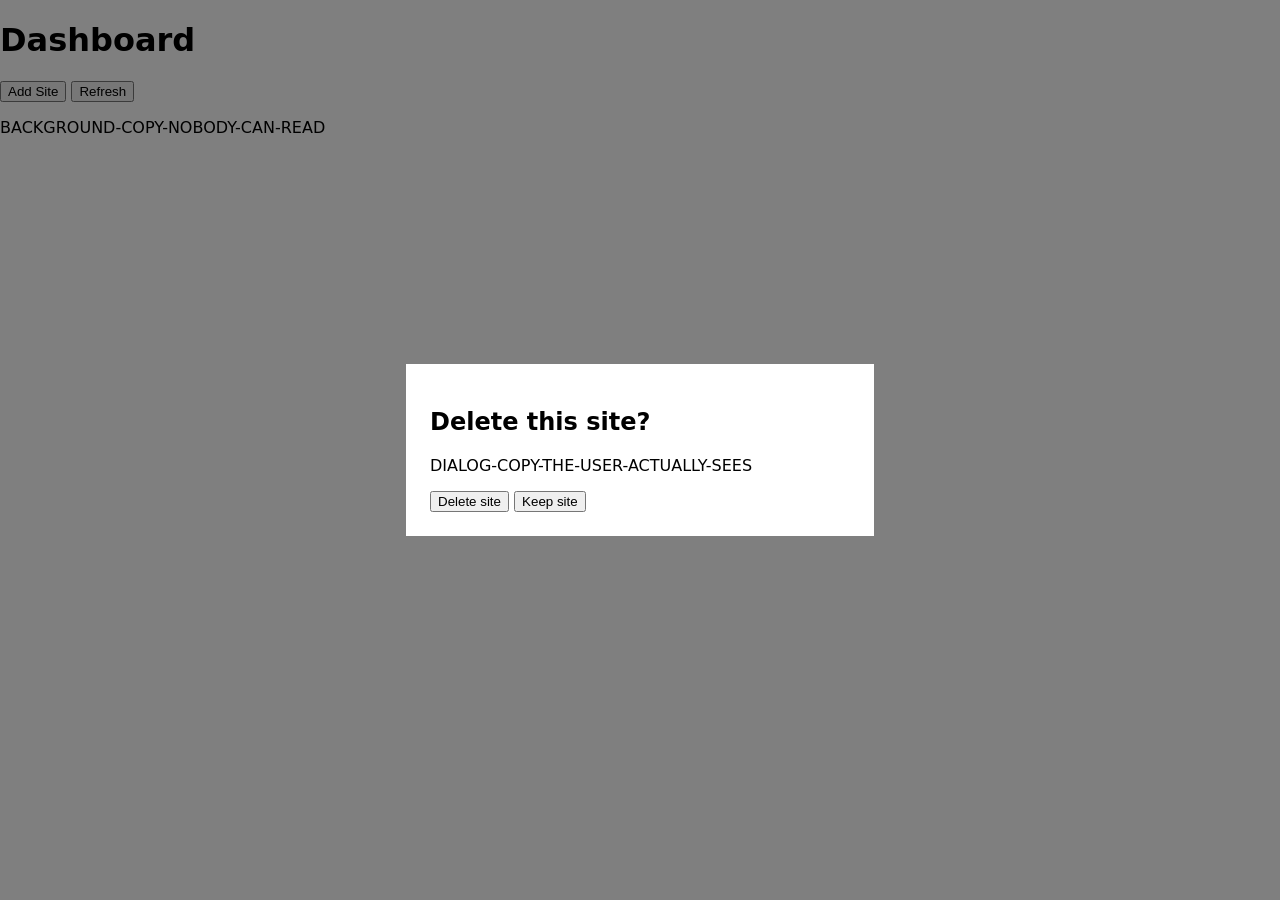
<file: HarnessMCP/fixtures/confirm-dialog-fixture.html>
<!doctype html>
<html>
<head>
  <meta charset="utf-8">
  <title>undeclared confirm dialog fixture</title>
  <style>
    body { margin: 0; font-family: -apple-system, system-ui, sans-serif; }
    /* The Radix / Headless UI portal shape: the wrapper lets clicks
       through, the card takes them. That is what made this escape the
       W14 filter — the hit-test reaches the dashboard behind it, so every
       background control stayed marked. */
    .overlay {
      position: fixed; inset: 0; z-index: 50;
      background: rgba(0, 0, 0, .5);
      pointer-events: none;
      display: flex; align-items: center; justify-content: center;
    }
    .card { width: 420px; background: #ffffff; padding: 24px; pointer-events: auto; }
  </style>
</head>
<body>
  <!--
    WB-17 (W31) fixture: a confirmation dialog with NO dialog semantics —
    no `role`, no `aria-modal`, no `<dialog>` — which is the shape that
    escaped the W14 background filter on drop-help. The page behind it must
    contribute neither marks nor page_text while it is open.

    "Add Site" appears in BOTH layers on purpose: the background copy of it
    is the collision that made an authored flow born-broken.
  -->
  <h1>Dashboard</h1>
  <button id="bg-add">Add Site</button>
  <button id="bg-refresh">Refresh</button>
  <p id="bg-copy">BACKGROUND-COPY-NOBODY-CAN-READ</p>

  <div class="overlay">
    <div class="card">
      <h2>Delete this site?</h2>
      <p>DIALOG-COPY-THE-USER-ACTUALLY-SEES</p>
      <button id="confirm">Delete site</button>
      <button id="cancel">Keep site</button>
    </div>
  </div>
</body>
</html>
</file>
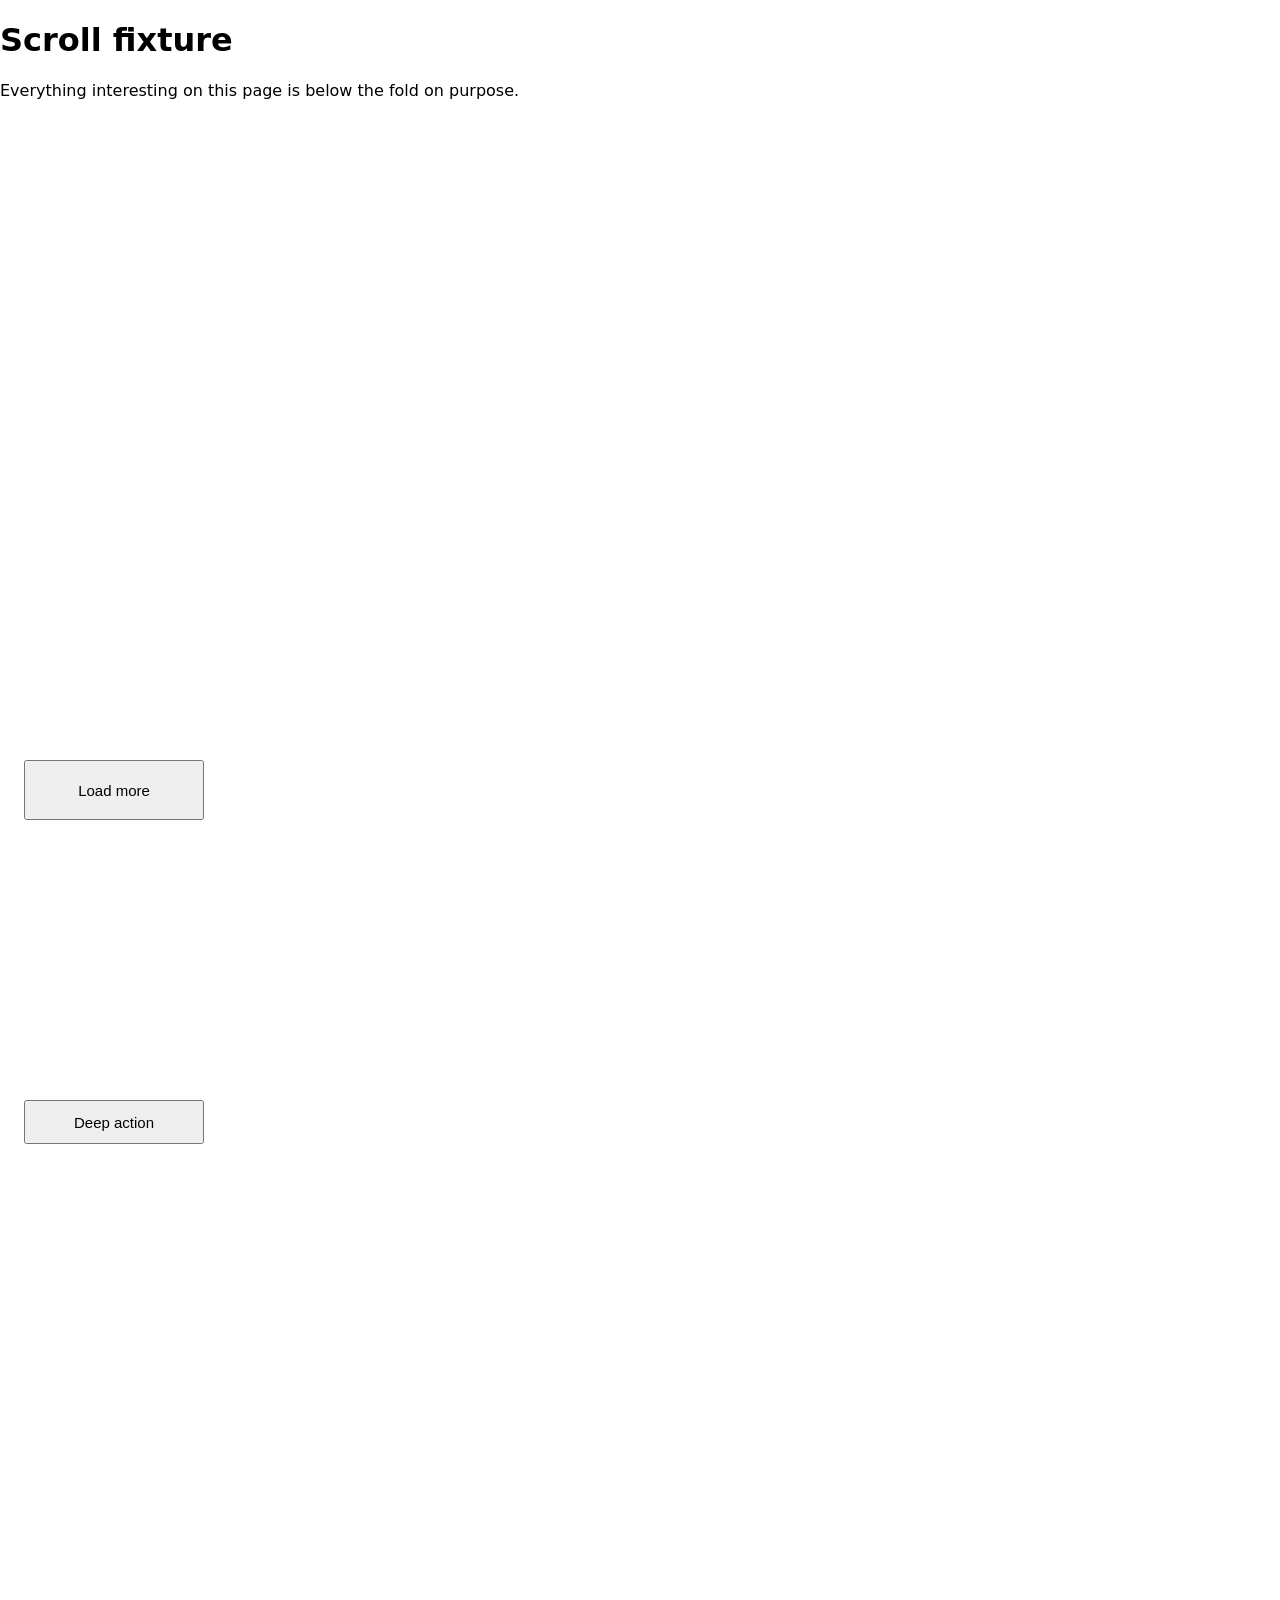
<file: HarnessMCP/fixtures/scroll-into-view-fixture.html>
<!doctype html>
<html>
<head>
  <meta charset="utf-8">
  <title>scroll_into_view fixture</title>
  <style>
    body { margin: 0; font-family: -apple-system, system-ui, sans-serif; }
    button { font-size: 15px; }
  </style>
</head>
<body>
  <!--
    WB-17 (W7/W34) fixture for the `scroll_into_view` act.

    The mark table is viewport-intersecting by contract, which is exactly
    the limitation being closed. At a 1280×800 viewport:

      * "Load more" sits at y=760 — it INTERSECTS the viewport, so the
        probe marks it, but only its top 40px are visible.
      * "Deep action" sits at y=1100 — entirely below the fold, so it is
        NOT marked and no id addresses it.

    `scroll_into_view` on "Load more" centres it (~scrollY 390), which
    brings "Deep action" into the viewport. The auto-observe that follows
    re-probes, so the smoke can assert the previously-unreachable control
    is now an ordinary mark.
  -->
  <h1 id="heading">Scroll fixture</h1>
  <p>Everything interesting on this page is below the fold on purpose.</p>
  <button id="load-more" style="position:absolute;top:760px;left:24px;width:180px;height:60px">Load more</button>
  <button id="deep" style="position:absolute;top:1100px;left:24px;width:180px;height:44px">Deep action</button>
  <div style="height:2200px"></div>
</body>
</html>
</file>
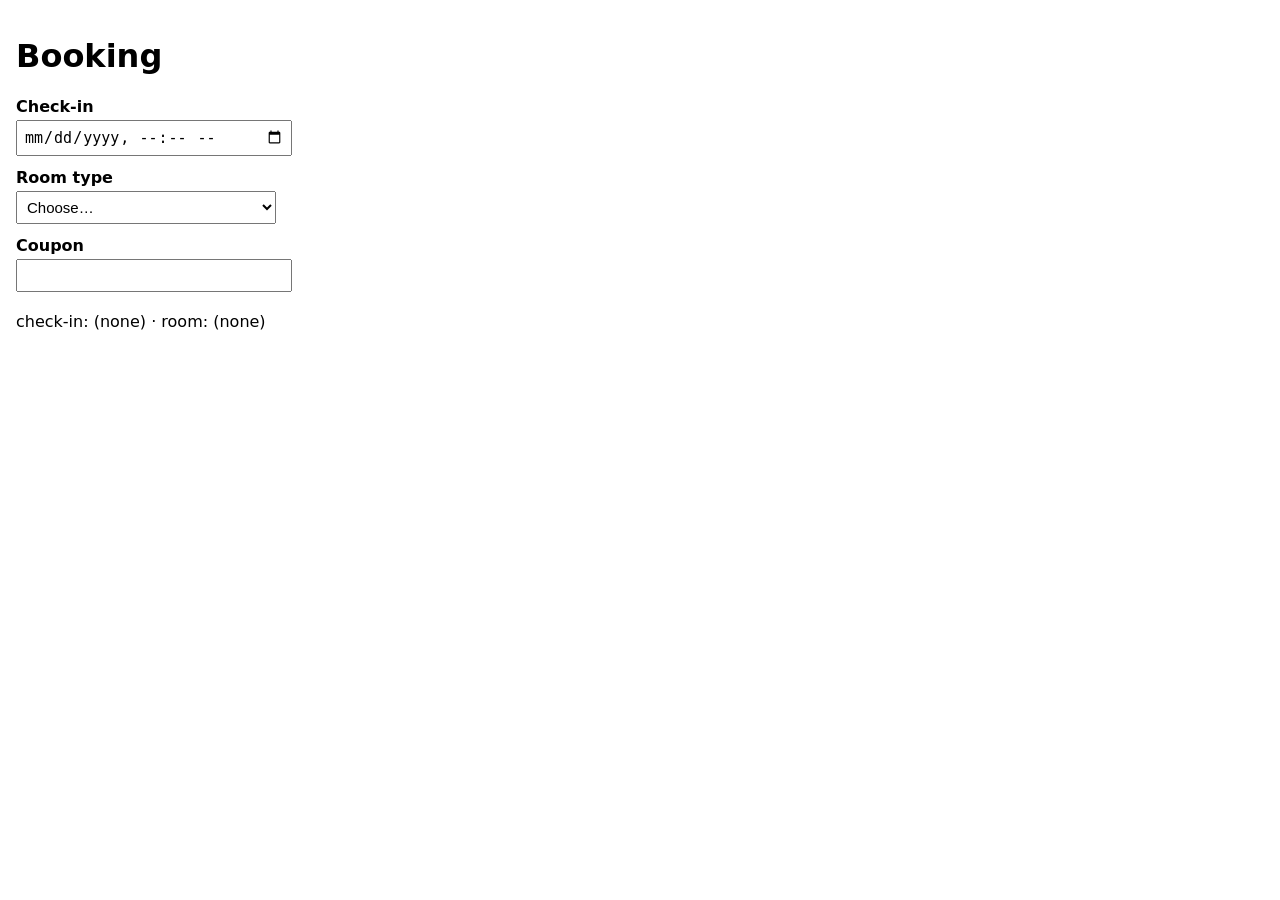
<file: HarnessMCP/fixtures/set-value-fixture.html>
<!doctype html>
<html>
<head>
  <meta charset="utf-8">
  <title>set_value fixture</title>
  <style>
    body { margin: 0; font-family: -apple-system, system-ui, sans-serif; padding: 16px; }
    label { display:block; margin: 12px 0 4px; font-weight: 600; }
    input, select { font-size: 15px; padding: 6px; width: 260px; }
    #state { margin-top: 20px; font-size: 16px; }
  </style>
</head>
<body>
  <!--
    WB-27 fixture for the `set_value` act (and the `type` no-op guard).

    * #checkin is a datetime-local wearing a React-style value tracker: an
      instance `value` setter records into `tracked`, and an input listener
      REVERTS to committed state whenever the tracker already equals the DOM
      value (which is what a naive `el.value = …` or a synthetic keystroke
      produces) and COMMITS otherwise (a native-prototype-setter change — the
      technique `set_value` uses). This is the W36 failure reproduced: plain
      typing clears the field; `set_value` lands it and #state updates.

    * #room is an ordinary <select>. set_value matches by option value OR by
      visible label and fires change, so #state reflects the pick.

    * #coupon clears itself on every input — a deterministic stand-in for a
      control that ignores synthetic keystrokes. `type` here must report the
      field did not change rather than a clean success.
  -->
  <h1>Booking</h1>

  <label for="checkin">Check-in</label>
  <input id="checkin" type="datetime-local" aria-label="Check-in">

  <label for="room">Room type</label>
  <select id="room" aria-label="Room type">
    <option value="">Choose…</option>
    <option value="std">Standard</option>
    <option value="ste">Suite</option>
  </select>

  <label for="coupon">Coupon</label>
  <input id="coupon" type="text" aria-label="Coupon">

  <div id="state">check-in: (none) · room: (none)</div>

  <script>
    (function () {
      var el = document.getElementById('checkin');
      var proto = Object.getOwnPropertyDescriptor(HTMLInputElement.prototype, 'value');
      var tracked = proto.get.call(el);
      var state = proto.get.call(el);
      Object.defineProperty(el, 'value', {
        configurable: true,
        get: function () { return proto.get.call(this); },
        set: function (v) { tracked = v; proto.set.call(this, v); }
      });
      el.addEventListener('input', function () {
        var dom = proto.get.call(el);
        if (tracked === dom) { proto.set.call(el, state); tracked = state; }
        else { state = dom; tracked = dom; commit(); }
      });
    })();

    var committedRoom = '';
    document.getElementById('room').addEventListener('change', function (e) {
      committedRoom = e.target.value; commit();
    });

    // Ignores synthetic keystrokes: reverts to empty on every input.
    document.getElementById('coupon').addEventListener('input', function (e) {
      e.target.value = '';
    });

    function commit() {
      var ci = document.getElementById('checkin').value || '(none)';
      var rm = committedRoom || '(none)';
      document.getElementById('state').textContent = 'check-in: ' + ci + ' · room: ' + rm;
    }
  </script>
</body>
</html>
</file>
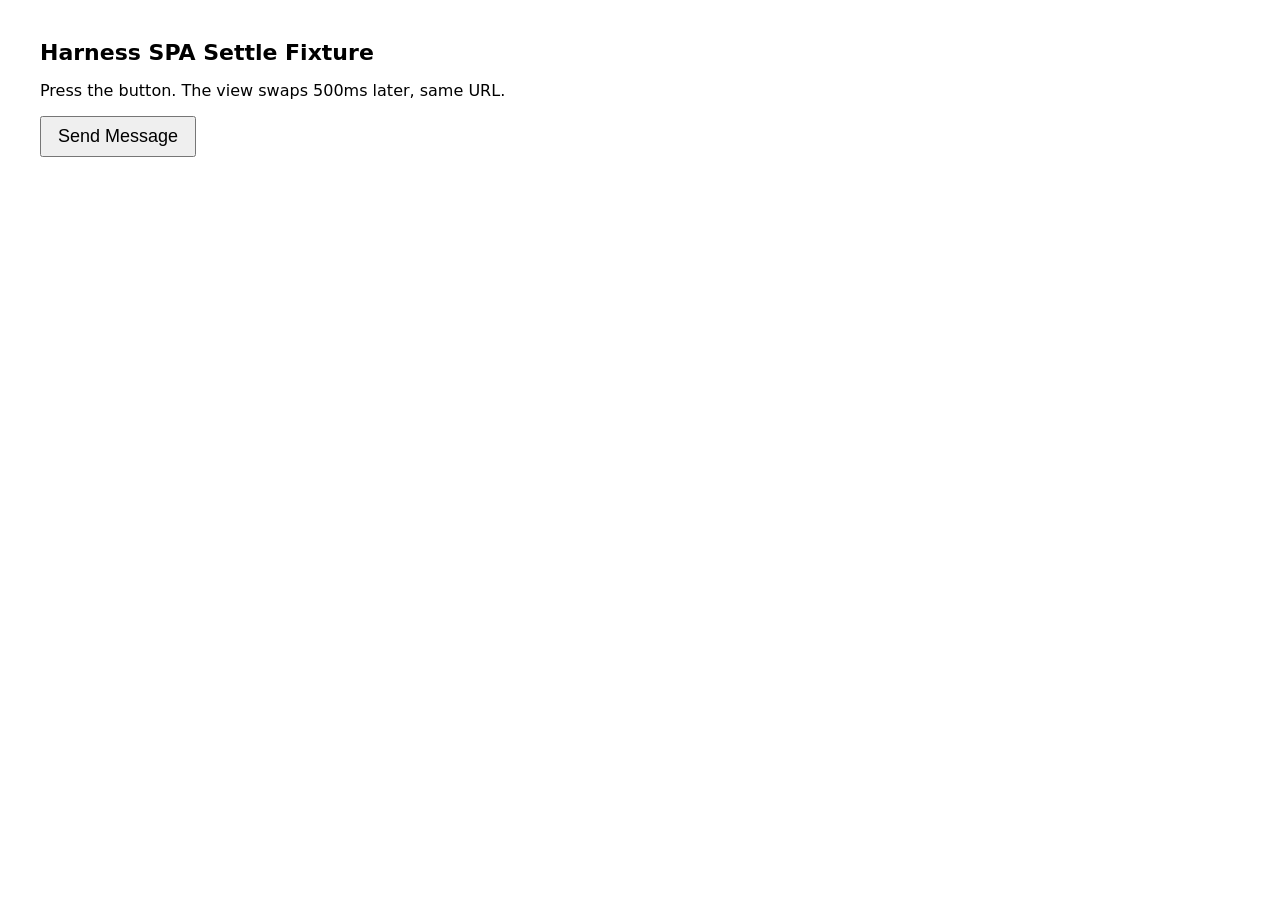
<file: HarnessMCP/fixtures/spa-settle-fixture.html>
<!doctype html>
<html lang="en">
<head>
  <meta charset="utf-8">
  <meta name="viewport" content="width=device-width, initial-scale=1">
  <title>Harness SPA Settle Fixture</title>
  <style>
    body { font-family: -apple-system, system-ui, sans-serif; margin: 40px; }
    h1 { font-size: 22px; }
    button { font-size: 18px; padding: 8px 16px; }
    .success { color: #0a7d32; font-size: 20px; }
  </style>
</head>
<body>
  <!--
    W3 regression fixture: a SAME-URL, ASYNC state swap.

    The button's handler returns immediately and swaps the view 500ms later,
    the way a React form does when it awaits a POST and then renders a success
    screen. The URL never changes, so the driver's route-transition escalation
    does NOT apply — this is exactly the shape that used to return the
    PRE-action frame at ~481ms.

    Post-fix the settle must observe the swap: the frame captured by the
    act_ui that clicks this button has to show the success text, not the form.

    The delay is a `setTimeout`, which the armed observer tracks as pending
    work; the same guarantee covers `fetch` / `XHR`.
  -->
  <h1>Harness SPA Settle Fixture</h1>
  <div id="view">
    <p id="prompt">Press the button. The view swaps 500ms later, same URL.</p>
    <button id="go" type="button">Send Message</button>
  </div>
  <script>
    document.getElementById('go').addEventListener('click', function () {
      window.setTimeout(function () {
        document.getElementById('view').innerHTML =
          '<p class="success" id="done">SWAP-COMPLETE: your message was sent.</p>' +
          '<button id="again" type="button">Send another</button>';
      }, 500);
    });
  </script>
</body>
</html>
</file>
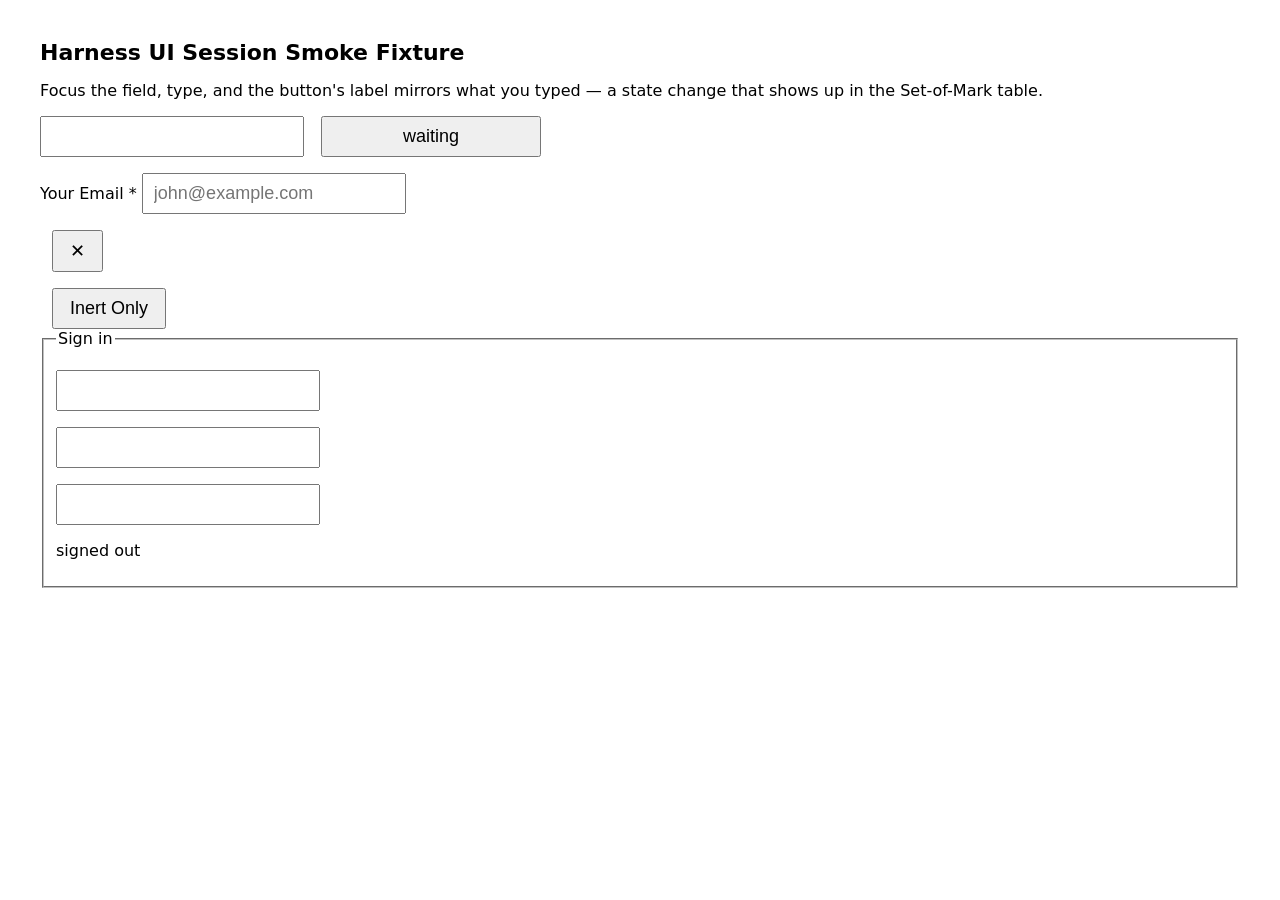
<file: HarnessMCP/fixtures/ui-session-fixture.html>
<!doctype html>
<html lang="en">
<head>
  <meta charset="utf-8">
  <meta name="viewport" content="width=device-width, initial-scale=1">
  <title>Harness UI Session Smoke Fixture</title>
  <style>
    body { font-family: -apple-system, system-ui, sans-serif; margin: 40px; }
    h1 { font-size: 22px; }
    input { font-size: 18px; padding: 8px 10px; width: 240px; }
    button { font-size: 18px; padding: 8px 16px; margin-left: 12px; }
    #echo { min-width: 220px; }
  </style>
</head>
<body>
  <h1>Harness UI Session Smoke Fixture</h1>
  <p>Focus the field, type, and the button's label mirrors what you typed —
     a state change that shows up in the Set-of-Mark table.</p>
  <!-- The input carries an aria-label so the first observe can locate its
       mark by a stable label. The button's visible text ("waiting") is its
       accessible label; typing updates it live via the `input` event, so the
       NEXT observe's mark table shows the new label. -->
  <input id="name" aria-label="name field" autocomplete="off">
  <button id="echo" type="button">waiting</button>
  <!-- W1 label-priority fixture: a PROPERLY LABELLED field whose placeholder
       is sample data. The mark's label must be the <label for> text ("Your
       Email *"), never the placeholder ("john@example.com"), and the mark
       must report label_source: "label" so a client can tell which it got. -->
  <p>
    <label for="email">Your Email *</label>
    <input id="email" placeholder="john@example.com" autocomplete="off">
  </p>
  <!-- W15 icon-only control: no aria-label and no word of text, just a close
       glyph. The old chain gave it `label: ""` — unaddressable. It must now
       surface as "Close" with label_source "glyph". -->
  <p><button id="close" type="button">✕</button></p>
  <!-- W14 interactability: an `inert` subtree ignores every input event, so
       its button must NOT reach the mark table. -->
  <div inert>
    <button id="inert-btn" type="button">Inert Only</button>
  </div>
  <!-- WB-14 fill_credential fixture: a real login pair. `fill_credential`
       types the SESSION's staged credential into the focused field, so the
       smoke can prove the value landed without ever printing the password —
       the status line echoes the username verbatim (not a secret) and, for
       the password, only its LENGTH and a non-reversible checksum the test
       recomputes over its own copy. -->
  <fieldset>
    <legend>Sign in</legend>
    <p><input id="username" aria-label="username field" autocomplete="off"></p>
    <p><input id="password" type="password" aria-label="password field" autocomplete="off"></p>
    <!-- An UNLABELLED password field: no aria-label, no <label>, no
         placeholder, no title. The probe's last-resort label is a field's
         own `value` — and `el.value` on a password input is the PLAINTEXT.
         This field exists so the smoke proves the probe names it "Password"
         (label_source "secure-field") instead of leaking what was typed. -->
    <p><input id="password-bare" type="password" autocomplete="off"></p>
    <p id="login-status">signed out</p>
  </fieldset>
  <script>
    const user = document.getElementById('username');
    const pass = document.getElementById('password');
    const loginStatus = document.getElementById('login-status');
    function pwChecksum(s) {
      let n = 0;
      for (let i = 0; i < s.length; i++) { n = (n * 31 + s.charCodeAt(i)) % 9973; }
      return n;
    }
    function renderLogin() {
      const u = user.value;
      const p = pass.value;
      if (!u && !p) { loginStatus.textContent = 'signed out'; return; }
      loginStatus.textContent = 'user: ' + (u || '(none)') +
        ' · pw-len: ' + p.length + ' · pw-sum: ' + pwChecksum(p);
    }
    user.addEventListener('input', renderLogin);
    pass.addEventListener('input', renderLogin);

    const inp = document.getElementById('name');
    const btn = document.getElementById('echo');
    inp.addEventListener('input', function () {
      btn.textContent = inp.value ? ('typed: ' + inp.value) : 'waiting';
    });
    btn.addEventListener('click', function () {
      btn.textContent = 'clicked';
    });
  </script>
</body>
</html>
</file>
<file: styles.css>
/* Harness landing — dark by default, light fallback. Mint accent.
   Tokens mirror HarnessDesign/DesignSystem/Colors.swift (dark variants).
   Theme resolution: explicit [data-theme] wins, otherwise prefers-color-scheme. */

:root {
  --bg:        #0E0F12;
  --bg-2:      #16181C;
  --bg-3:      #1C1E23;
  --panel:     #16181C;
  --elevated:  #21242B;
  --text:      #E8E8EA;
  --text-2:    #B6B8BD;
  --text-3:    #8A8B90;
  --accent:    #3DDC97;
  --accent-2:  #6BE5B0;
  --accent-fg: #06140E;
  --accent-soft: rgba(61, 220, 151, 0.10);
  --border:    rgba(255, 255, 255, 0.08);
  --border-2:  rgba(255, 255, 255, 0.04);

  --radius-sm: 6px;
  --radius:    10px;
  --radius-lg: 16px;
  --gap:       1.5rem;
  --wrap:      min(1180px, 100% - 2.5rem);

  --font-sans: -apple-system, BlinkMacSystemFont, "SF Pro Text", "Inter", system-ui, sans-serif;
  --font-mono: ui-monospace, "SF Mono", "JetBrains Mono", Menlo, monospace;

  --topbar-bg: rgba(14, 15, 18, 0.78);
}

/* Light theme — applied when system prefers light AND user hasn't overridden,
   or when [data-theme="light"] is explicitly set. */
:root[data-theme="light"] {
  --bg:        #F4F4F5;
  --bg-2:      #ECECEE;
  --bg-3:      #FAFAFA;
  --panel:     #FFFFFF;
  --elevated:  #FFFFFF;
  --text:      #18181B;
  --text-2:    #404045;
  --text-3:    #6A6B70;
  --accent:    #12936A;
  --accent-2:  #0E7B5A;
  --accent-fg: #FFFFFF;
  --accent-soft: rgba(18, 147, 106, 0.10);
  --border:    rgba(0, 0, 0, 0.08);
  --border-2:  rgba(0, 0, 0, 0.04);
  --topbar-bg: rgba(244, 244, 245, 0.78);
}

@media (prefers-color-scheme: light) {
  :root:not([data-theme="dark"]) {
    --bg:        #F4F4F5;
    --bg-2:      #ECECEE;
    --bg-3:      #FAFAFA;
    --panel:     #FFFFFF;
    --elevated:  #FFFFFF;
    --text:      #18181B;
    --text-2:    #404045;
    --text-3:    #6A6B70;
    --accent:    #12936A;
    --accent-2:  #0E7B5A;
    --accent-fg: #FFFFFF;
    --accent-soft: rgba(18, 147, 106, 0.10);
    --border:    rgba(0, 0, 0, 0.08);
    --border-2:  rgba(0, 0, 0, 0.04);
    --topbar-bg: rgba(244, 244, 245, 0.78);
  }
}

* { box-sizing: border-box; }
html { scroll-behavior: smooth; }
body {
  margin: 0;
  font-family: var(--font-sans);
  font-size: 17px;
  line-height: 1.55;
  color: var(--text);
  background: var(--bg);
  -webkit-font-smoothing: antialiased;
  text-rendering: optimizeLegibility;
}

a { color: var(--accent); text-decoration: none; }
a:hover { color: var(--accent-2); text-decoration: underline; text-underline-offset: 3px; }

code {
  font-family: var(--font-mono);
  font-size: 0.92em;
  background: var(--bg-2);
  padding: 0.12em 0.38em;
  border-radius: var(--radius-sm);
  border: 1px solid var(--border);
}

.wrap { width: var(--wrap); margin-inline: auto; }

.skip {
  position: absolute; left: -9999px; top: 0;
  background: var(--accent); color: var(--accent-fg);
  padding: 0.5rem 0.75rem; border-radius: var(--radius-sm);
}
.skip:focus { left: 1rem; top: 1rem; z-index: 100; }

/* Topbar */
.topbar {
  position: sticky; top: 0; z-index: 10;
  background: var(--topbar-bg);
  backdrop-filter: saturate(160%) blur(14px);
  -webkit-backdrop-filter: saturate(160%) blur(14px);
  border-bottom: 1px solid var(--border-2);
}
.topbar-row {
  display: flex; align-items: center; justify-content: space-between;
  padding: 0.75rem 0;
  gap: 1rem;
}
.brand {
  display: inline-flex; align-items: center; gap: 0.55rem;
  color: var(--text); font-weight: 600; letter-spacing: -0.01em;
}
.brand:hover { text-decoration: none; color: var(--text); }
.brand img { border-radius: 7px; display: block; }
.nav { display: flex; gap: 1.25rem; flex-wrap: wrap; align-items: center; }
.nav a { color: var(--text-2); font-size: 0.95rem; }
.nav a:hover { color: var(--text); text-decoration: none; }

/* Theme toggle */
.theme-toggle {
  display: inline-grid; place-items: center;
  width: 34px; height: 34px;
  border: 1px solid var(--border);
  background: var(--panel);
  color: var(--text-2);
  border-radius: var(--radius-sm);
  cursor: pointer;
  transition: color 120ms ease, border-color 120ms ease, background-color 120ms ease;
}
.theme-toggle:hover { color: var(--text); border-color: var(--accent); }
.theme-toggle .icon-sun  { display: none; }
.theme-toggle .icon-moon { display: block; }
:root[data-theme="dark"] .theme-toggle .icon-sun  { display: block; }
:root[data-theme="dark"] .theme-toggle .icon-moon { display: none; }
@media (prefers-color-scheme: dark) {
  :root:not([data-theme="light"]) .theme-toggle .icon-sun  { display: block; }
  :root:not([data-theme="light"]) .theme-toggle .icon-moon { display: none; }
}

/* Hero */
.hero { padding: 4.5rem 0 3rem; }
.hero-grid {
  display: grid;
  grid-template-columns: minmax(0, 1fr) minmax(0, 1.25fr);
  gap: 3.5rem;
  align-items: center;
}
.hero-copy { min-width: 0; }
.eyebrow {
  display: inline-flex; align-items: center; gap: 0.5rem;
  font-size: 0.85rem; color: var(--text-3);
  text-transform: uppercase; letter-spacing: 0.08em;
  margin: 0 0 0.9rem;
}
.dot {
  width: 8px; height: 8px; border-radius: 50%;
  background: var(--accent);
  box-shadow: 0 0 0 4px var(--accent-soft);
}
h1 {
  font-size: clamp(2rem, 4.5vw, 3.25rem);
  line-height: 1.08; letter-spacing: -0.02em;
  margin: 0 0 1rem;
  font-weight: 700;
}
.lede {
  font-size: 1.12rem; color: var(--text-2);
  margin: 0 0 1.5rem; max-width: 56ch;
}
.cta-row { display: flex; gap: 0.75rem; flex-wrap: wrap; margin-bottom: 1.25rem; }
.btn {
  display: inline-flex; align-items: center; justify-content: center;
  padding: 0.7rem 1.1rem;
  font-weight: 600; font-size: 0.98rem;
  border-radius: var(--radius);
  border: 1px solid transparent;
  transition: transform 80ms ease, background-color 120ms ease, border-color 120ms ease;
}
.btn:hover { text-decoration: none; transform: translateY(-1px); }
.btn-icon { margin-right: 0.5rem; flex-shrink: 0; }
.btn-primary {
  background: var(--accent); color: var(--accent-fg);
}
.btn-primary:hover { background: var(--accent-2); color: var(--accent-fg); }
.btn-ghost {
  color: var(--text); background: var(--panel);
  border-color: var(--border);
}
.btn-ghost:hover { background: var(--elevated); color: var(--text); }
.meta { color: var(--text-3); font-size: 0.88rem; margin: 0; }
.meta code { background: transparent; border: none; padding: 0; color: var(--accent); }

/* Hero artwork — single screenshot, full bleed */
.hero-art .pic {
  display: block;
  border-radius: var(--radius);
  border: 1px solid var(--border);
  box-shadow: 0 24px 48px rgba(0, 0, 0, 0.45);
  overflow: hidden;
  background: var(--panel);
}
.hero-art .pic img { width: 100%; height: auto; display: block; }

/* Bands */
.band { padding: 4rem 0; border-top: 1px solid var(--border-2); }
.band-alt { background: var(--bg-2); }
.band h2 {
  font-size: clamp(1.5rem, 2.6vw, 2rem);
  letter-spacing: -0.015em;
  margin: 0 0 0.5rem;
  font-weight: 700;
}
.band .sub {
  color: var(--text-2); max-width: 64ch;
  margin: 0 0 2rem;
}
.h3-tight { margin-top: 2rem; margin-bottom: 0.5rem; font-size: 1.05rem; letter-spacing: -0.005em; }

/* Trust strip */
.trust {
  background: var(--bg-2);
  border-top: 1px solid var(--border-2);
  border-bottom: 1px solid var(--border-2);
}
.trust ul {
  list-style: none; margin: 0; padding: 0.9rem 0;
  display: flex; flex-wrap: wrap; gap: 0.4rem 1.4rem;
  justify-content: center;
  font-size: 0.9rem;
  color: var(--text-2);
}
.trust li { display: inline-flex; align-items: center; gap: 0.45rem; }
.trust li::before {
  content: "";
  width: 5px; height: 5px; border-radius: 50%;
  background: var(--accent);
}
.trust li:first-child::before { display: none; }

/* "What Harness does" prose section */
.what p {
  font-size: 1.1rem;
  color: var(--text-2);
  max-width: 64ch;
  margin: 0;
}
.what em { color: var(--text); font-style: normal; font-weight: 600; }

/* Cards (used in §4 platforms + §6 why-grid) */
.cards {
  display: grid; gap: 1rem;
  grid-template-columns: repeat(auto-fit, minmax(260px, 1fr));
}
.card {
  padding: 1.5rem;
  border-radius: var(--radius-lg);
  background: var(--elevated);
  border: 1px solid var(--border);
  transition: border-color 140ms ease, transform 140ms ease;
}
.card:hover { border-color: var(--accent); transform: translateY(-2px); }
.card h3 { margin: 0 0 0.5rem; font-size: 1.08rem; letter-spacing: -0.01em; }
.card p  { margin: 0; color: var(--text-2); font-size: 0.97rem; }

/* Platform cards include a screenshot at top */
.platform-card { padding: 0; overflow: hidden; }
.platform-card .pic {
  display: block;
  border-bottom: 1px solid var(--border-2);
  background: var(--bg-2);
}
.platform-card .pic img { width: 100%; height: auto; display: block; }
.platform-card .platform-body { padding: 1.25rem 1.4rem 1.4rem; }
.platform-card h3 { margin: 0 0 0.4rem; font-size: 1.05rem; }
.platform-card p  { margin: 0; color: var(--text-2); font-size: 0.95rem; }

/* Alternating feature blocks (§5) */
.feature {
  border-top: 1px solid var(--border-2);
  padding: 4.5rem 0;
}
.feature-grid {
  display: grid;
  grid-template-columns: minmax(0, 1fr) minmax(0, 1.2fr);
  gap: 3rem;
  align-items: center;
}
.feature.alt .feature-grid {
  grid-template-columns: minmax(0, 1.2fr) minmax(0, 1fr);
}
.feature.alt .feature-copy { order: 2; }
.feature.alt .feature-art  { order: 1; }
.feature h2 {
  font-size: clamp(1.4rem, 2.4vw, 1.85rem);
  letter-spacing: -0.015em;
  margin: 0 0 0.5rem;
  font-weight: 700;
}
.feature .eyebrow { margin-bottom: 0.7rem; }
.feature p { color: var(--text-2); margin: 0 0 1rem; max-width: 52ch; }
.feature .feature-bullets {
  list-style: none; padding: 0; margin: 1rem 0 0;
  font-size: 0.95rem;
}
.feature .feature-bullets li {
  padding: 0.35rem 0 0.35rem 1.4rem;
  position: relative;
  color: var(--text-2);
}
.feature .feature-bullets li::before {
  content: "";
  position: absolute; left: 0; top: 0.85rem;
  width: 6px; height: 6px; border-radius: 50%;
  background: var(--accent);
}
.feature-art {
  position: relative;
}
.feature-art .pic {
  border-radius: var(--radius-lg);
  border: 1px solid var(--border);
  box-shadow: 0 22px 44px rgba(0, 0, 0, 0.32);
  overflow: hidden;
  background: var(--panel);
  display: block;
}
.feature-art .pic img { width: 100%; height: auto; display: block; }

/* Code block */
.code {
  background: var(--bg-2);
  border: 1px solid var(--border);
  border-radius: var(--radius);
  padding: 1rem 1.1rem;
  overflow-x: auto;
  font-family: var(--font-mono);
  font-size: 0.92rem;
  line-height: 1.55;
  color: var(--text);
}
.code code { background: transparent; border: none; padding: 0; font-size: inherit; }

.cta-inline { color: var(--text-2); margin-top: 1.5rem; }

/* Get-started screenshot */
.get-started-grid {
  display: grid;
  grid-template-columns: minmax(0, 1.2fr) minmax(0, 1fr);
  gap: 2.5rem;
  align-items: start;
}
.get-started-grid .pic {
  border-radius: var(--radius-lg);
  border: 1px solid var(--border);
  box-shadow: 0 18px 36px rgba(0, 0, 0, 0.28);
  overflow: hidden;
  display: block;
  background: var(--panel);
}
.get-started-grid .pic img { width: 100%; height: auto; display: block; }
.bullets {
  margin: 0 0 1.25rem; padding-left: 1.2rem;
  color: var(--text-2);
}
.bullets li { margin-bottom: 0.5rem; }
.bullets strong { color: var(--text); }

/* FAQ */
.faq-list { display: grid; gap: 0.6rem; max-width: 80ch; margin-top: 1.5rem; }
.faq-list details {
  border: 1px solid var(--border);
  border-radius: var(--radius);
  background: var(--panel);
  padding: 0;
  transition: border-color 140ms ease;
}
.faq-list details[open] { border-color: var(--accent); }
.faq-list summary {
  list-style: none;
  cursor: pointer;
  padding: 0.95rem 1.1rem;
  font-weight: 600;
  color: var(--text);
  position: relative;
  padding-right: 2.5rem;
}
.faq-list summary::-webkit-details-marker { display: none; }
.faq-list summary::after {
  content: "+";
  position: absolute;
  right: 1.1rem; top: 50%;
  transform: translateY(-50%);
  font-size: 1.4rem;
  font-weight: 400;
  color: var(--text-3);
  line-height: 1;
}
.faq-list details[open] summary::after { content: "−"; color: var(--accent); }
.faq-list details > div {
  padding: 0 1.1rem 1.1rem;
  color: var(--text-2);
  font-size: 0.97rem;
}
.faq-list details > div p { margin: 0 0 0.6rem; }
.faq-list details > div p:last-child { margin-bottom: 0; }

/* Footer */
.footer {
  border-top: 1px solid var(--border-2);
  padding: 2.25rem 0;
  background: var(--bg);
}
.footer-row {
  display: flex; align-items: center; justify-content: space-between;
  flex-wrap: wrap; gap: 0.75rem;
  color: var(--text-3); font-size: 0.9rem;
}
.footer a { color: var(--text-2); }
.footer a:hover { color: var(--text); text-decoration: underline; }
.footer-meta code { background: transparent; border: none; padding: 0; color: var(--accent); }

/* Responsive */
@media (max-width: 960px) {
  .hero-grid,
  .feature-grid,
  .feature.alt .feature-grid,
  .get-started-grid {
    grid-template-columns: 1fr;
    gap: 2rem;
  }
  .feature.alt .feature-copy { order: 1; }
  .feature.alt .feature-art  { order: 2; }
}

@media (max-width: 720px) {
  .hero { padding: 3rem 0 1.5rem; }
  .feature { padding: 3rem 0; }
  .nav { gap: 0.9rem; }
  .nav a { font-size: 0.9rem; }
}

@media (prefers-reduced-motion: reduce) {
  * { animation: none !important; transition: none !important; scroll-behavior: auto !important; }
}
</file>
